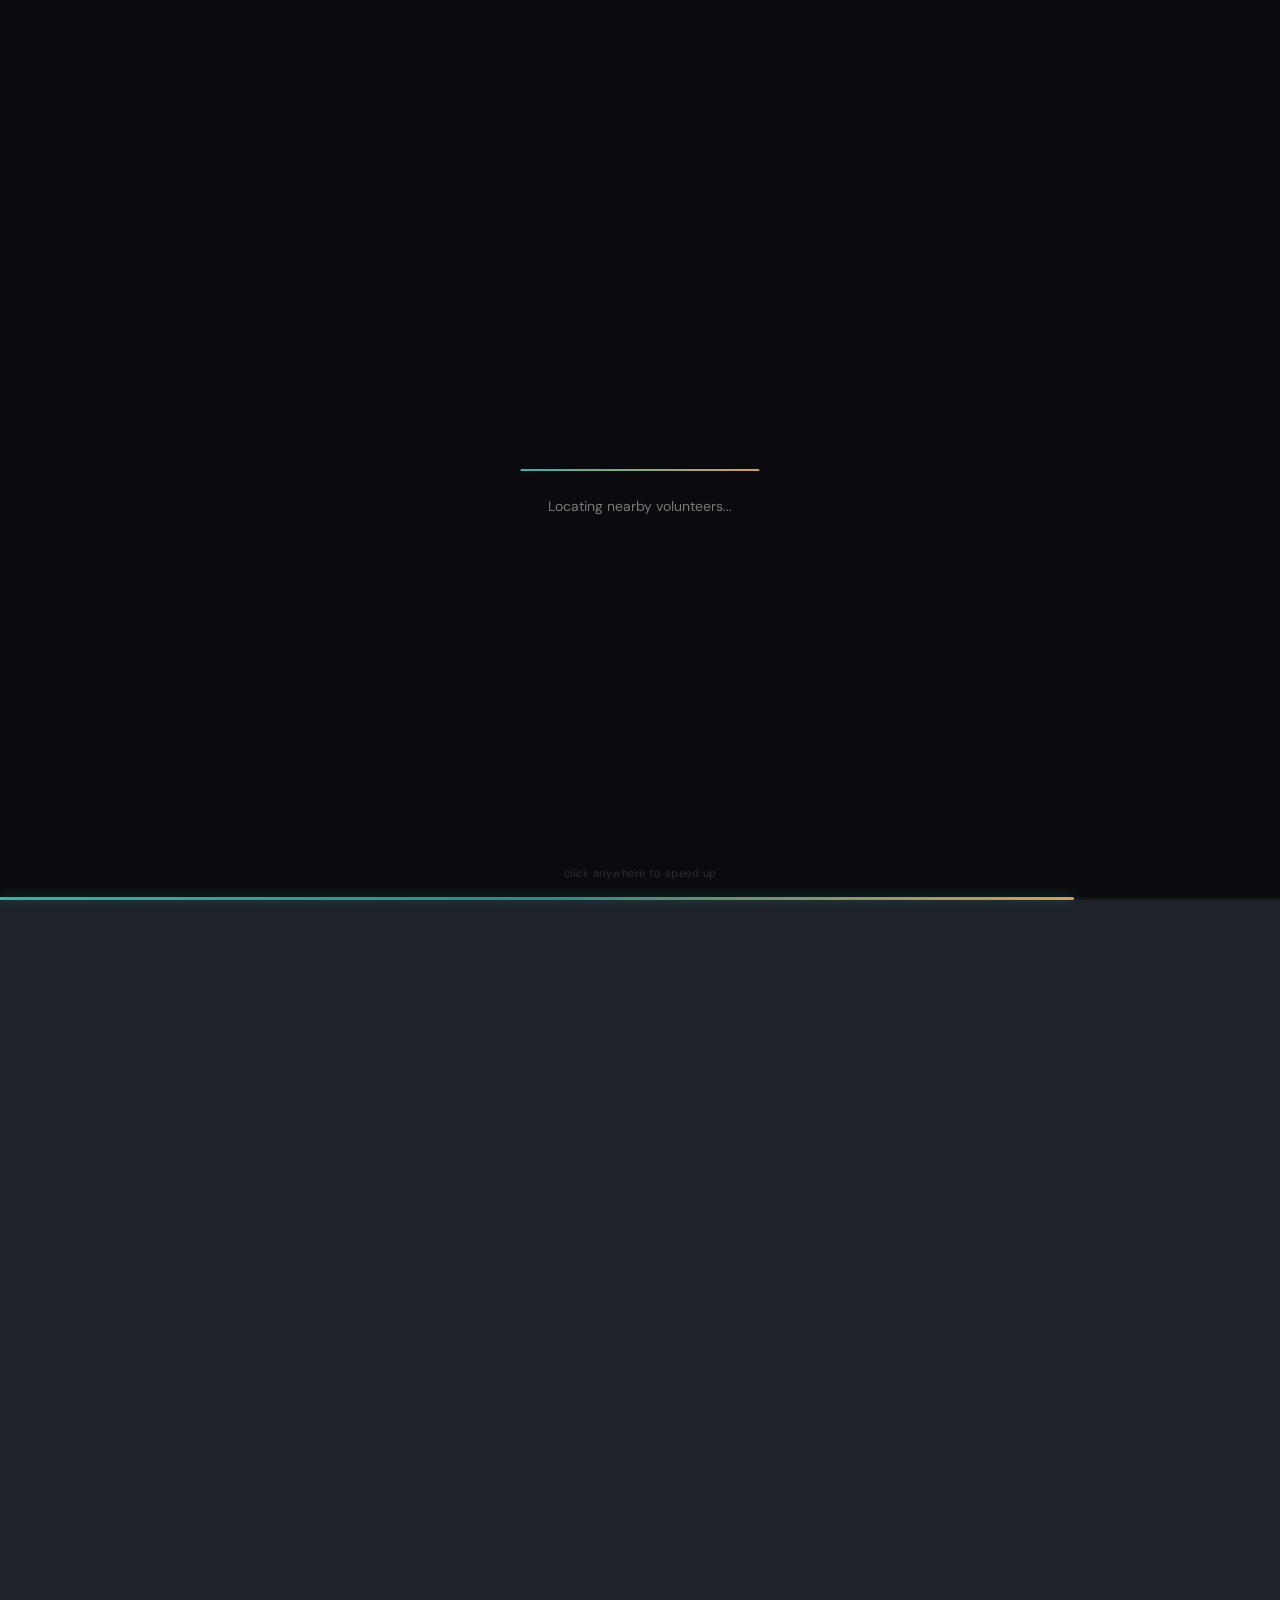
<file: index.html>
<!DOCTYPE html>
<html lang="en">

<head>
  <meta charset="UTF-8">
  <meta name="viewport" content="width=device-width, initial-scale=1.0">
  <title>Helpify — Campus Delivery</title>
  <link rel="preconnect" href="https://fonts.googleapis.com">
  <link
    href="https://fonts.googleapis.com/css2?family=Plus Jakarta Sans:wght@400;600;700;800&family=DM+Sans:ital,wght@0,300;0,400;0,500;0,600;1,400&display=swap"
    rel="stylesheet">
  <style>
    :root {
      --primary: #38b2ac;
      --primary-dark: #2d8a84;
      --accent: #d4a052;
      --accent2: #d4a052;
      --surface: #1e2229;
      --surface2: #272d36;
      --surface3: #2a3039;
      --glass: rgba(255, 255, 255, 0.04);
      --glass-border: rgba(255, 255, 255, 0.08);
      --text: #e8ecf1;
      --text-muted: #6b7a8d;
      --text-dim: #4a5563;
      --card-bg: var(--surface2);
      --success: #38b2ac;
      --warning: #d4a052;
      --danger: #d4a052;
      --radius: 20px;
      --font-display: 'Plus Jakarta Sans', sans-serif;
      --font-body: 'DM Sans', sans-serif;
      --neo-shadow: 6px 6px 14px rgba(10, 12, 16, 0.65), -6px -6px 14px rgba(55, 63, 75, 0.35);
      --neo-inset: inset 4px 4px 10px rgba(10, 12, 16, 0.6), inset -4px -4px 10px rgba(55, 63, 75, 0.25);
      --neo-deep: inset 6px 6px 14px rgba(10, 12, 16, 0.7), inset -6px -6px 14px rgba(55, 63, 75, 0.2);
    }

    * {
      margin: 0;
      padding: 0;
      box-sizing: border-box
    }

    html,
    body {
      width: 100%;
      height: 100%;
      overflow-x: hidden;
      overflow-y: auto;
      scroll-behavior: smooth;
      font-family: var(--font-body);
      background: var(--surface);
      color: var(--text)
    }

    /* CURSOR */
    .cursor {
      position: fixed;
      width: 10px;
      height: 10px;
      background: var(--primary);
      border-radius: 50%;
      pointer-events: none;
      z-index: 9999;
      transform: translate(-50%, -50%);
      transition: transform .15s, background .2s
    }

    .cursor-ring {
      position: fixed;
      width: 34px;
      height: 34px;
      border: 1.5px solid rgba(56, 178, 172, .45);
      border-radius: 50%;
      pointer-events: none;
      z-index: 9998;
      transform: translate(-50%, -50%);
      transition: width .3s, height .3s
    }

    @media(pointer:coarse) {

      .cursor,
      .cursor-ring {
        display: none !important
      }

      body {
        cursor: auto
      }
    }

    /* NOISE */
    body::before {
      content: '';
      position: fixed;
      inset: 0;
      background: var(--surface);
      pointer-events: none;
      z-index: 0
    }

    /* NAV */
    nav {
      position: fixed;
      top: 0;
      left: 0;
      right: 0;
      z-index: 200;
      display: flex;
      align-items: center;
      justify-content: space-between;
      padding: 18px 52px;
      backdrop-filter: blur(24px);
      background: rgba(14, 14, 26, .75);
      border-bottom: 1px solid var(--glass-border)
    }

    .nav-logo {
      font-family: var(--font-display);
      font-size: 22px;
      font-weight: 800;
      color: var(--text);
      cursor: pointer;
      text-decoration: none
    }

    .nav-links {
      display: flex;
      gap: 8px
    }

    .nav-link {
      padding: 7px 18px;
      border-radius: 100px;
      font-size: 13px;
      font-weight: 500;
      color: var(--text-muted);
      cursor: pointer;
      border: 1px solid transparent;
      transition: all .2s;
      letter-spacing: .3px
    }

    .nav-link:hover {
      color: var(--text);
      background: var(--glass)
    }

    .nav-link.active {
      color: #A59DFF;
      background: rgba(56, 178, 172, .15);
      border-color: rgba(56, 178, 172, .3)
    }

    .nav-right {
      display: flex;
      align-items: center;
      gap: 10px
    }

    .nav-cta {
      background: var(--primary);
      color: white;
      padding: 9px 22px;
      border-radius: 100px;
      font-size: 13px;
      font-weight: 600;
      cursor: pointer;
      border: none;
      transition: all .2s;
      font-family: var(--font-body);
      text-decoration: none;
      display: inline-block
    }

    .nav-cta:hover {
      background: var(--primary-dark);
      transform: scale(1.05)
    }

    .nav-auth-btn {
      background: transparent;
      color: var(--text-muted);
      padding: 7px 16px;
      border-radius: 100px;
      font-size: 13px;
      font-weight: 500;
      cursor: pointer;
      border: 1px solid var(--glass-border);
      transition: all .2s;
      font-family: var(--font-body);
      text-decoration: none;
      display: inline-block
    }

    .nav-auth-btn:hover {
      color: var(--text);
      background: var(--glass);
      border-color: var(--primary)
    }

    .nav-user-badge {
      display: flex;
      align-items: center;
      gap: 8px;
      padding: 5px 14px 5px 5px;
      border-radius: 100px;
      background: rgba(56, 178, 172, .1);
      border: 1px solid rgba(56, 178, 172, .25);
      cursor: pointer;
      transition: all .2s;
      text-decoration: none
    }

    .nav-user-badge:hover {
      background: rgba(56, 178, 172, .18)
    }

    .nav-user-avatar {
      width: 26px;
      height: 26px;
      border-radius: 50%;
      background: linear-gradient(135deg, #38b2ac, #d4a052);
      display: flex;
      align-items: center;
      justify-content: center;
      font-size: 11px;
      font-weight: 700;
      color: white;
      font-family: var(--font-display)
    }

    .nav-user-name {
      font-size: 12px;
      font-weight: 600;
      color: #A59DFF
    }

    .hamburger {
      display: none;
      flex-direction: column;
      gap: 5px;
      width: 36px;
      height: 36px;
      background: rgba(255, 255, 255, .05);
      border: 1px solid var(--glass-border);
      border-radius: 8px;
      cursor: pointer;
      align-items: center;
      justify-content: center;
      padding: 8px
    }

    .hamburger span {
      display: block;
      width: 18px;
      height: 1.5px;
      background: var(--text);
      border-radius: 2px;
      transition: all .3s
    }

    .hamburger.open span:nth-child(1) {
      transform: translateY(6.5px) rotate(45deg)
    }

    .hamburger.open span:nth-child(2) {
      opacity: 0
    }

    .hamburger.open span:nth-child(3) {
      transform: translateY(-6.5px) rotate(-45deg)
    }

    /* PAGES */
    .page {
      position: relative;
      z-index: 1;
      display: flex;
      flex-direction: column;
      min-height: 100vh;
      width: 100%;
    }

    .page-inner {
      flex: 1;
      padding-top: 70px;
      padding-bottom: 70px;
      display: flex;
      flex-direction: column
    }

    /* ORBS */
    .orb {
      position: absolute;
      border-radius: 50%;
      filter: blur(80px);
      opacity: .12;
      animation: float 8s ease-in-out infinite;
      pointer-events: none
    }

    @keyframes float {

      0%,
      100% {
        transform: translate(0, 0)
      }

      50% {
        transform: translate(25px, -25px)
      }
    }

    /* HOME */
    #page-home .page-inner {
      align-items: center;
      justify-content: center;
      position: relative;
      overflow: hidden
    }

    .home-orb1 {
      width: 550px;
      height: 550px;
      background: var(--primary);
      top: -180px;
      left: -80px;
      animation-delay: 0s
    }

    .home-orb2 {
      width: 380px;
      height: 380px;
      background: var(--accent);
      bottom: -80px;
      right: -60px;
      animation-delay: 3s
    }

    .home-orb3 {
      width: 280px;
      height: 280px;
      background: var(--accent2);
      top: 45%;
      left: 55%;
      animation-delay: 6s
    }

    .hero-wrap {
      display: grid;
      grid-template-columns: 1fr auto;
      gap: 40px;
      align-items: center;
      max-width: 1200px;
      width: 100%;
      padding: 0 52px;
      z-index: 2
    }

    .hero-tag {
      display: inline-flex;
      align-items: center;
      gap: 8px;
      background: rgba(56, 178, 172, .15);
      border: 1px solid rgba(56, 178, 172, .3);
      color: #A59DFF;
      padding: 6px 16px;
      border-radius: 100px;
      font-size: 12px;
      font-weight: 500;
      margin-bottom: 24px
    }

    .hero-tag .dot {
      width: 7px;
      height: 7px;
      background: var(--primary);
      border-radius: 50%;
      animation: pulse 2s infinite
    }

    @keyframes pulse {

      0%,
      100% {
        opacity: 1;
        transform: scale(1)
      }

      50% {
        opacity: .5;
        transform: scale(.8)
      }
    }

    .hero-title {
      font-family: var(--font-display);
      font-size: clamp(42px, 5.5vw, 78px);
      font-weight: 800;
      line-height: 1.0;
      letter-spacing: -2px;
      margin-bottom: 18px
    }

    .hero-title .grad {
      color: var(--primary);
    }

    .hero-sub {
      font-size: 17px;
      color: var(--text-muted);
      line-height: 1.7;
      max-width: 480px;
      margin-bottom: 36px
    }

    .hero-btns {
      display: flex;
      gap: 14px;
      flex-wrap: wrap
    }

    .btn-primary {
      background: linear-gradient(135deg, #3a9e98, #2d8a84);
      color: white;
      padding: 14px 32px;
      border-radius: 100px;
      font-size: 15px;
      font-weight: 600;
      cursor: pointer;
      border: none;
      font-family: var(--font-body);
      transition: all .3s;
      display: inline-flex;
      align-items: center;
      gap: 8px;
      text-decoration: none;
      box-shadow: 0 0 10px rgba(255, 255, 255, 0.1), var(--neo-shadow);
    }

    .btn-primary:hover {
      box-shadow: 0 0 15px rgba(255, 255, 255, 0.2), inset 2px 2px 5px rgba(0,0,0,0.2);
      transform: translateY(-2px);
    }

    .btn-secondary {
      background: transparent;
      color: var(--text);
      padding: 14px 32px;
      border-radius: 100px;
      border: 1px solid var(--glass-border);
      font-size: 15px;
      font-weight: 500;
      cursor: pointer;
      font-family: var(--font-body);
      transition: all .3s
    }

    .btn-secondary:hover {
      background: var(--glass);
      border-color: var(--primary)
    }

    .hero-stats {
      display: flex;
      gap: 40px;
      margin-top: 48px;
      padding-top: 36px;
      border-top: 1px solid var(--glass-border)
    }

    .stat-item .num {
      font-family: var(--font-display);
      font-size: 32px;
      font-weight: 800;
      color: var(--primary);
    }

    .stat-item .lbl {
      font-size: 12px;
      color: var(--text-muted);
      margin-top: 2px
    }

    /* PHONE MOCKUP */
    .phone-3d {
      width: 240px;
      height: 490px;
      background: linear-gradient(145deg, #1e1e38, #141426);
      border-radius: 38px;
      border: 1.5px solid rgba(255, 255, 255, .1);
      transform: perspective(900px) rotateY(-14deg) rotateX(5deg);
      box-shadow: -35px 35px 90px rgba(0, 0, 0, .6), 0 0 0 1px rgba(255, 255, 255, .04), inset 0 0 50px rgba(56, 178, 172, .05);
      animation: phone-float 6s ease-in-out infinite;
      overflow: hidden;
      position: relative;
      flex-shrink: 0
    }

    @keyframes phone-float {

      0%,
      100% {
        transform: perspective(900px) rotateY(-14deg) rotateX(5deg) translateY(0)
      }

      50% {
        transform: perspective(900px) rotateY(-14deg) rotateX(5deg) translateY(-12px)
      }
    }

    .phone-notch {
      width: 90px;
      height: 24px;
      background: #0a0a18;
      border-radius: 0 0 18px 18px;
      position: absolute;
      top: 0;
      left: 50%;
      transform: translateX(-50%);
      z-index: 2
    }

    .phone-screen {
      position: absolute;
      inset: 0;
      padding: 52px 14px 16px;
      overflow: hidden
    }

    .phone-status {
      display: flex;
      justify-content: space-between;
      align-items: center;
      margin-bottom: 12px;
      padding: 0 3px
    }

    .phone-time {
      font-size: 11px;
      font-weight: 600
    }

    .map-area {
      background: linear-gradient(135deg, #1a2a4a, #1a3a2a);
      border-radius: 14px;
      height: 140px;
      margin-bottom: 10px;
      position: relative;
      overflow: hidden
    }

    .map-grid {
      position: absolute;
      inset: 0;
      background-image: linear-gradient(rgba(56, 178, 172, .15) 1px, transparent 1px), linear-gradient(90deg, rgba(56, 178, 172, .15) 1px, transparent 1px);
      background-size: 26px 26px
    }

    .map-ping {
      position: absolute;
      width: 32px;
      height: 32px;
      background: rgba(255, 100, 100, .2);
      border-radius: 50%;
      top: 45%;
      left: 30%;
      transform: translate(-50%, -50%);
      animation: ping 2s ease-out infinite
    }

    .map-ping-dot {
      position: absolute;
      width: 12px;
      height: 12px;
      background: var(--accent);
      border-radius: 50%;
      top: 50%;
      left: 30%;
      transform: translate(-50%, -50%);
      border: 2px solid white
    }

    @keyframes ping {
      0% {
        transform: translate(-50%, -50%) scale(.5);
        opacity: 1
      }

      100% {
        transform: translate(-50%, -50%) scale(3);
        opacity: 0
      }
    }

    .map-pin {
      position: absolute;
      width: 24px;
      height: 24px;
      border-radius: 50%;
      display: flex;
      align-items: center;
      justify-content: center;
      font-size: 10px;
      font-weight: 700
    }

    .map-pin-a {
      background: var(--primary);
      top: 28%;
      right: 33%;
      color: white
    }

    .map-pin-b {
      background: var(--success);
      bottom: 28%;
      right: 18%;
      color: white
    }

    .req-pill {
      background: linear-gradient(135deg, var(--primary), var(--primary-dark));
      border-radius: 12px;
      padding: 8px 10px;
      margin-bottom: 8px
    }

    .req-pill .rp-lbl {
      font-size: 8px;
      color: rgba(255, 255, 255, .6);
      text-transform: uppercase;
      letter-spacing: 1px
    }

    .req-pill .rp-name {
      font-size: 11px;
      font-weight: 700;
      color: white;
      margin: 1px 0
    }

    .req-pill .rp-meta {
      font-size: 9px;
      color: rgba(255, 255, 255, .7)
    }

    .vol-list {
      display: flex;
      flex-direction: column;
      gap: 5px
    }

    .vol-item {
      display: flex;
      align-items: center;
      gap: 7px;
      background: rgba(255, 255, 255, .04);
      border-radius: 9px;
      padding: 6px 8px
    }

    .vol-av {
      width: 22px;
      height: 22px;
      border-radius: 50%;
      display: flex;
      align-items: center;
      justify-content: center;
      font-size: 8px;
      font-weight: 700;
      flex-shrink: 0
    }

    .vol-info {
      flex: 1
    }

    .vol-name {
      font-size: 10px;
      font-weight: 600
    }

    .vol-dist {
      font-size: 8px;
      color: var(--text-muted)
    }

    .vol-price {
      font-size: 10px;
      font-weight: 700;
      background: rgba(56, 178, 172, .2);
      color: #A59DFF;
      padding: 2px 6px;
      border-radius: 5px
    }

    .phone-toast {
      position: absolute;
      bottom: 12px;
      left: -20px;
      background: rgba(67, 233, 123, .15);
      border: 1px solid rgba(67, 233, 123, .3);
      border-radius: 10px;
      padding: 6px 12px;
      display: flex;
      align-items: center;
      gap: 6px;
      font-size: 11px;
      color: var(--success);
      font-weight: 600;
      white-space: nowrap;
      animation: toast-in .5s ease 2s both
    }

    @keyframes toast-in {
      from {
        opacity: 0;
        transform: translateY(14px)
      }

      to {
        opacity: 1;
        transform: translateY(0)
      }
    }

    /* HOW IT WORKS */
    #page-how .page-inner {
      justify-content: center;
      padding-left: 52px;
      padding-right: 52px;
      overflow-y: auto
    }

    .how-grid {
      display: grid;
      grid-template-columns: repeat(4, 1fr);
      gap: 20px;
      max-width: 1100px;
      width: 100%;
      margin: 0 auto
    }

    .step-card {
      background: var(--surface2);
      border-radius: var(--radius);
      box-shadow: var(--neo-shadow);
      padding: 28px 24px;
      position: relative;
      overflow: hidden;
      transition: all .4s cubic-bezier(.34, 1.56, .64, 1)
    }

    .step-card:hover {
      transform: translateY(-8px) scale(1.02);
      box-shadow: var(--neo-inset);
    }

    .step-num {
      font-family: var(--font-display);
      font-size: 56px;
      font-weight: 800;
      color: rgba(255, 255, 255, .03);
      position: absolute;
      top: 8px;
      right: 14px;
      line-height: 1
    }

    .step-icon {
      width: 48px;
      height: 48px;
      border-radius: 14px;
      display: flex;
      align-items: center;
      justify-content: center;
      font-size: 22px;
      margin-bottom: 16px
    }

    .step-title {
      font-family: var(--font-display);
      font-size: 18px;
      font-weight: 700;
      margin-bottom: 8px
    }

    .step-desc {
      font-size: 13px;
      color: var(--text-muted);
      line-height: 1.6
    }

    /* BOOST */
    #page-boost .page-inner {
      justify-content: center;
      padding-left: 52px;
      padding-right: 52px;
      overflow-y: auto
    }

    .boost-wrap {
      display: grid;
      grid-template-columns: 1fr 1fr;
      gap: 80px;
      align-items: center;
      max-width: 1100px;
      width: 100%;
      margin: 0 auto
    }

    .boost-card {
      background: var(--card-bg);
      border-radius: var(--radius);
      border: 1px solid var(--glass-border);
      padding: 32px;
      backdrop-filter: blur(20px)
    }

    .boost-hd {
      display: flex;
      align-items: center;
      justify-content: space-between;
      margin-bottom: 22px
    }

    .boost-card-title {
      font-family: var(--font-display);
      font-size: 18px;
      font-weight: 700
    }

    .priority-badge {
      background: rgba(255, 184, 48, .15);
      border: 1px solid rgba(255, 184, 48, .3);
      color: var(--warning);
      padding: 4px 12px;
      border-radius: 100px;
      font-size: 11px;
      font-weight: 600;
      animation: badge-pulse 2s ease-in-out infinite
    }

    @keyframes badge-pulse {

      0%,
      100% {
        box-shadow: 0 0 0 0 rgba(255, 184, 48, .3)
      }

      50% {
        box-shadow: 0 0 0 8px rgba(255, 184, 48, 0)
      }
    }

    .vn-row {
      background: rgba(56, 178, 172, .05);
      border-radius: 12px;
      padding: 14px;
      margin-bottom: 18px
    }

    .vn-lbl {
      font-size: 11px;
      color: var(--text-muted);
      margin-bottom: 10px
    }

    .vn-dots {
      display: flex;
      gap: 6px;
      align-items: center
    }

    .vn-dot {
      width: 30px;
      height: 30px;
      border-radius: 50%;
      display: flex;
      align-items: center;
      justify-content: center;
      font-size: 10px;
      font-weight: 700;
      color: white;
      position: relative
    }

    .vn-dot.active::after {
      content: '';
      position: absolute;
      inset: -3px;
      border-radius: 50%;
      border: 2px solid var(--success);
      animation: vol-ring 1.5s ease-in-out infinite
    }

    @keyframes vol-ring {

      0%,
      100% {
        opacity: 1;
        transform: scale(1)
      }

      50% {
        opacity: .5;
        transform: scale(1.15)
      }
    }

    .vn-count {
      font-size: 12px;
      color: var(--text-muted);
      margin-left: 4px
    }

    .price-display {
      text-align: center;
      padding: 20px 0;
      margin-bottom: 18px;
      border-top: 1px solid var(--glass-border);
      border-bottom: 1px solid var(--glass-border)
    }

    .price-lbl {
      font-size: 11px;
      color: var(--text-muted);
      text-transform: uppercase;
      letter-spacing: 1px
    }

    .price-amount {
      font-family: var(--font-display);
      font-size: 58px;
      font-weight: 800;
      background: linear-gradient(135deg, #38b2ac, #d4a052);
      -webkit-background-clip: text;
      -webkit-text-fill-color: transparent;
      line-height: 1;
      margin: 6px 0;
      transition: all .3s
    }

    .price-sub {
      font-size: 12px;
      color: var(--text-muted)
    }

    .rapido-bar {
      height: 5px;
      border-radius: 100px;
      background: rgba(255, 255, 255, .06);
      overflow: hidden;
      margin-bottom: 16px
    }

    .rapido-fill {
      height: 100%;
      border-radius: 100px;
      background: linear-gradient(90deg, var(--primary), #d4a052);
      transition: width .5s ease
    }

    .boost-opts {
      display: flex;
      gap: 8px;
      margin-bottom: 16px
    }

    .boost-opt {
      flex: 1;
      padding: 10px 6px;
      border-radius: 10px;
      border: 1px solid var(--glass-border);
      background: transparent;
      color: var(--text);
      font-family: var(--font-body);
      font-size: 12px;
      font-weight: 600;
      cursor: pointer;
      transition: all .2s;
      text-align: center
    }

    .boost-opt:hover {
      border-color: var(--primary);
      background: rgba(56, 178, 172, .1)
    }

    .boost-opt.active {
      border-color: var(--primary);
      background: rgba(56, 178, 172, .2);
      color: #A59DFF
    }

    .helper-text {
      font-size: 11px;
      color: var(--text-muted);
      text-align: center
    }

    .helper-text span {
      color: var(--primary);
      font-weight: 600
    }

    /* FEATURES */
    #page-features .page-inner {
      padding-left: 52px;
      padding-right: 52px;
      overflow-y: auto;
      padding-bottom: 24px
    }

    .features-wrap {
      max-width: 1100px;
      width: 100%;
      margin: 0 auto
    }

    .feat-grid {
      display: grid;
      grid-template-columns: repeat(3, 1fr);
      gap: 16px;
      margin-bottom: 28px
    }

    .feat-card {
      background: var(--card-bg);
      border-radius: var(--radius);
      border: 1px solid var(--glass-border);
      padding: 24px;
      position: relative;
      overflow: hidden;
      transition: all .4s;
      backdrop-filter: blur(20px)
    }

    .feat-card:hover {
      transform: translateY(-5px);
      border-color: rgba(56, 178, 172, .3)
    }

    .feat-card.wide {
      grid-column: span 2
    }

    .feat-icon {
      width: 44px;
      height: 44px;
      border-radius: 12px;
      display: flex;
      align-items: center;
      justify-content: center;
      font-size: 20px;
      margin-bottom: 14px
    }

    .feat-title {
      font-family: var(--font-display);
      font-size: 16px;
      font-weight: 700;
      margin-bottom: 6px
    }

    .feat-desc {
      font-size: 13px;
      color: var(--text-muted);
      line-height: 1.5
    }

    .status-flow {
      display: flex;
      align-items: center;
      gap: 6px;
      margin-top: 14px;
      flex-wrap: wrap
    }

    .status-chip {
      padding: 4px 10px;
      border-radius: 100px;
      font-size: 11px;
      font-weight: 600
    }

    .status-chip.done {
      background: rgba(67, 233, 123, .15);
      color: var(--success);
      border: 1px solid rgba(67, 233, 123, .3)
    }

    .status-chip.active-chip {
      background: rgba(56, 178, 172, .2);
      color: #A59DFF;
      border: 1px solid rgba(56, 178, 172, .4);
      box-shadow: 0 0 16px rgba(56, 178, 172, .2)
    }

    .status-chip.waiting {
      background: rgba(255, 255, 255, .05);
      color: var(--text-dim);
      border: 1px solid var(--glass-border)
    }

    .status-arrow {
      color: var(--text-dim);
      font-size: 11px
    }

    .map-section {
      background: var(--card-bg);
      border-radius: var(--radius);
      border: 1px solid var(--glass-border);
      padding: 24px;
      backdrop-filter: blur(20px)
    }

    .map-section-title {
      font-family: var(--font-display);
      font-size: 18px;
      font-weight: 700;
      margin-bottom: 4px
    }

    .map-section-sub {
      font-size: 13px;
      color: var(--text-muted);
      margin-bottom: 18px
    }

    .campus-map-wrap {
      position: relative;
      border-radius: 16px;
      overflow: hidden;
      height: 260px;
      background: linear-gradient(135deg, #0f1f2e, #0f2e1f)
    }

    .campus-map-wrap svg {
      width: 100%;
      height: 100%
    }

    .gate-legend {
      display: flex;
      gap: 20px;
      margin-top: 14px
    }

    .gate-item {
      display: flex;
      align-items: center;
      gap: 8px;
      font-size: 13px
    }

    .gate-dot {
      width: 12px;
      height: 12px;
      border-radius: 50%;
      flex-shrink: 0
    }

    .gate-item span {
      color: var(--text-muted)
    }

    .gate-item strong {
      color: var(--text)
    }

    /* ROLES */
    #page-roles .page-inner {
      justify-content: center;
      padding-left: 52px;
      padding-right: 52px;
      overflow-y: auto
    }

    .roles-wrap {
      display: grid;
      grid-template-columns: 1fr 1fr;
      gap: 28px;
      max-width: 1000px;
      width: 100%;
      margin: 0 auto
    }

    .role-card {
      background: var(--card-bg);
      border-radius: var(--radius);
      border: 1px solid var(--glass-border);
      padding: 36px;
      position: relative;
      overflow: hidden;
      transition: all .4s;
      backdrop-filter: blur(20px)
    }

    .role-card::after {
      content: '';
      position: absolute;
      bottom: 0;
      left: 0;
      right: 0;
      height: 3px
    }

    .role-card.customer::after {
      background: linear-gradient(90deg, var(--primary), #d4a052)
    }

    .role-card.volunteer::after {
      background: linear-gradient(90deg, var(--success), #00CDB7)
    }

    .role-card:hover {
      transform: translateY(-6px)
    }

    .role-icon {
      font-size: 44px;
      margin-bottom: 16px
    }

    .role-title {
      font-family: var(--font-display);
      font-size: 26px;
      font-weight: 800;
      margin-bottom: 6px
    }

    .role-sub {
      font-size: 14px;
      color: var(--text-muted);
      margin-bottom: 20px
    }

    .role-perks {
      list-style: none;
      display: flex;
      flex-direction: column;
      gap: 9px;
      margin-bottom: 24px
    }

    .role-perks li {
      display: flex;
      align-items: center;
      gap: 9px;
      font-size: 13px;
      color: var(--text-muted)
    }

    .role-perks li::before {
      content: '';
      width: 5px;
      height: 5px;
      border-radius: 50%;
      flex-shrink: 0
    }

    .customer .role-perks li::before {
      background: var(--primary)
    }

    .volunteer .role-perks li::before {
      background: var(--success)
    }

    .role-btn {
      width: 100%;
      padding: 13px;
      border-radius: 12px;
      font-family: var(--font-body);
      font-size: 15px;
      font-weight: 600;
      cursor: pointer;
      border: none;
      transition: all .2s;
      text-decoration: none;
      display: block;
      text-align: center
    }

    .role-btn.cust {
      background: var(--primary);
      color: white
    }

    .role-btn.cust:hover {
      background: var(--primary-dark)
    }

    .role-btn.vol {
      background: rgba(67, 233, 123, .15);
      color: var(--success);
      border: 1px solid rgba(67, 233, 123, .3)
    }

    .role-btn.vol:hover {
      background: rgba(67, 233, 123, .25)
    }

    /* SHARED SECTION HEADER */
    .sec-hdr {
      margin-bottom: 28px
    }

    .sec-tag {
      font-size: 11px;
      font-weight: 600;
      letter-spacing: 3px;
      text-transform: uppercase;
      color: var(--primary);
      margin-bottom: 10px
    }

    .sec-title {
      font-family: var(--font-display);
      font-size: clamp(28px, 4vw, 46px);
      font-weight: 800;
      line-height: 1.1;
      margin-bottom: 10px
    }

    .sec-sub {
      font-size: 16px;
      color: var(--text-muted);
      max-width: 480px;
      line-height: 1.6
    }

    /* LOADER */
    #helpify-loader {
      position: fixed;
      inset: 0;
      z-index: 10000;
      background: #0b0b0f;
      display: flex;
      flex-direction: column;
      align-items: center;
      justify-content: center;
      transition: opacity .4s ease, visibility .4s ease
    }

    #helpify-loader.hidden {
      opacity: 0;
      visibility: hidden;
      pointer-events: none
    }

    .loader-content {
      display: flex;
      flex-direction: column;
      align-items: center;
      gap: 32px
    }

    .loader-logo {
      display: flex;
      gap: 4px;
      font-family: var(--font-display);
      font-size: clamp(42px, 8vw, 64px);
      font-weight: 800;
      letter-spacing: 2px;
      user-select: none
    }

    .loader-letter {
      opacity: 0;
      transform: translateY(18px);
      display: inline-block;
      background: linear-gradient(135deg, #38b2ac 0%, #2d8a84 40%, #d4a052 100%);
      -webkit-background-clip: text;
      -webkit-text-fill-color: transparent;
      animation: none
    }

    .loader-letter.revealed {
      animation: letterReveal .45s cubic-bezier(.34, 1.56, .64, 1) forwards
    }

    @keyframes letterReveal {
      to {
        opacity: 1;
        transform: translateY(0)
      }
    }

    .loader-letter.glow {
      animation: letterGlow 2.2s ease-in-out infinite alternate
    }

    @keyframes letterGlow {
      0% {
        filter: drop-shadow(0 0 6px rgba(56, 178, 172, .35)) drop-shadow(0 0 20px rgba(56, 178, 172, .15))
      }

      100% {
        filter: drop-shadow(0 0 14px rgba(167, 139, 250, .5)) drop-shadow(0 0 40px rgba(212, 160, 82, .2))
      }
    }

    .loader-logo-wrap {
      position: relative
    }

    .loader-logo-wrap::after {
      content: '';
      position: absolute;
      bottom: -8px;
      left: 50%;
      transform: translateX(-50%);
      width: 0;
      height: 2px;
      border-radius: 4px;
      background: linear-gradient(90deg, #38b2ac, #d4a052);
      transition: width .6s cubic-bezier(.22, 1, .36, 1)
    }

    .loader-logo-wrap.line-visible::after {
      width: 80%
    }

    .loader-status {
      font-family: var(--font-body);
      font-size: 14px;
      color: rgba(255, 255, 255, .45);
      height: 22px;
      overflow: hidden;
      position: relative;
      min-width: 260px;
      text-align: center
    }

    .loader-status-text {
      position: absolute;
      inset: 0;
      display: flex;
      align-items: center;
      justify-content: center;
      opacity: 0;
      transform: translateY(10px);
      transition: opacity .3s ease, transform .3s ease;
      white-space: nowrap
    }

    .loader-status-text.active {
      opacity: 1;
      transform: translateY(0)
    }

    .loader-status-text.exit {
      opacity: 0;
      transform: translateY(-10px)
    }

    .loader-progress-wrap {
      position: fixed;
      bottom: 0;
      left: 0;
      right: 0;
      height: 3px;
      background: rgba(255, 255, 255, .04)
    }

    .loader-progress-bar {
      height: 100%;
      width: 0;
      background: linear-gradient(90deg, #38b2ac, #2d8a84, #d4a052);
      border-radius: 0 4px 4px 0;
      transition: width .15s linear;
      box-shadow: 0 0 12px rgba(56, 178, 172, .4)
    }

    .loader-hint {
      font-family: var(--font-body);
      font-size: 11px;
      color: rgba(255, 255, 255, .15);
      letter-spacing: .5px;
      position: fixed;
      bottom: 20px;
      opacity: 0;
      animation: hintFade .8s ease .8s forwards
    }

    @keyframes hintFade {
      to {
        opacity: 1
      }
    }

    .loader-logo-wrap.float {
      animation: loaderFloat 3s ease-in-out infinite
    }

    @keyframes loaderFloat {

      0%,
      100% {
        transform: translateY(0)
      }

      50% {
        transform: translateY(-6px)
      }
    }

    /* NEAR GATE NOTIFICATION */
    #nearGateNotification {
      position: fixed;
      bottom: 24px;
      right: 24px;
      background: rgba(28, 28, 53, .95);
      border: 1px solid rgba(56, 178, 172, .3);
      color: var(--text);
      padding: 14px 20px;
      border-radius: 14px;
      backdrop-filter: blur(20px);
      display: none;
      z-index: 9999;
      box-shadow: 0 10px 30px rgba(0, 0, 0, .5);
      font-size: 14px;
      font-weight: 600
    }

    /* RESPONSIVE */
    @media(max-width:900px) {
      nav {
        padding: 14px 20px
      }

      .nav-auth-btn, .nav-cta {
        display: none !important;
      }

      .mobile-only {
        display: block !important;
      }

      .hero-title {
        font-size: clamp(28px, 8vw, 36px);
      }

      .orb.home-orb3 {
        display: none;
      }

      .hamburger {
        display: flex
      }

      .nav-links {
        display: none;
        position: fixed;
        top: 62px;
        left: 0;
        right: 0;
        background: rgba(14, 14, 26, .97);
        backdrop-filter: blur(20px);
        border-bottom: 1px solid var(--glass-border);
        flex-direction: column;
        gap: 0;
        padding: 10px 0;
        z-index: 199
      }

      .nav-links.open {
        display: flex
      }

      .nav-link {
        border-radius: 0;
        padding: 13px 24px;
        border: none;
        border-bottom: 1px solid var(--glass-border);
        font-size: 15px
      }

      .hero-wrap {
        grid-template-columns: 1fr;
        padding: 0 20px
      }

      .phone-3d {
        display: none
      }

      .hero-stats {
        gap: 20px
      }

      .how-grid {
        grid-template-columns: 1fr 1fr;
        gap: 16px
      }

      .boost-wrap {
        grid-template-columns: 1fr;
        gap: 24px
      }

      .feat-grid {
        grid-template-columns: 1fr
      }

      .feat-card.wide {
        grid-column: span 1
      }

      .roles-wrap {
        grid-template-columns: 1fr
      }

      #page-how .page-inner,
      #page-boost .page-inner,
      #page-features .page-inner,
      #page-roles .page-inner {
        padding-left: 20px;
        padding-right: 20px
      }
    }

    @media(max-width:540px) {
      .how-grid {
        grid-template-columns: 1fr
      }

      .hero-stats {
        flex-direction: column;
        gap: 12px
      }

      .hero-btns {
        flex-direction: column
      }

      .btn-primary,
      .btn-secondary {
        text-align: center;
        justify-content: center
      }
    }
  </style>
</head>

<body>

  <!-- LOADER -->
  <div id="helpify-loader">
    <div class="loader-content">
      <div class="loader-logo-wrap">
        <div class="loader-logo">
          <span class="loader-letter">H</span><span class="loader-letter">E</span>
          <span class="loader-letter">L</span><span class="loader-letter">P</span>
          <span class="loader-letter">I</span><span class="loader-letter">F</span>
          <span class="loader-letter">Y</span>
        </div>
      </div>
      <div class="loader-status" id="loaderStatus"></div>
    </div>
    <div class="loader-progress-wrap">
      <div class="loader-progress-bar" id="loaderBar"></div>
    </div>
    <div class="loader-hint">click anywhere to speed up</div>
  </div>

  <div class="cursor" id="cursor"></div>
  <div class="cursor-ring" id="cursorRing"></div>

  <!-- NAV -->
  <nav>
    <a href="index.html" class="nav-logo">Helpify</a>
    <div class="nav-links" id="navLinks">
      <div class="nav-link" data-page="home" onclick="goPage('home');closeMenu()">Home</div>
      <div class="nav-link" data-page="how" onclick="goPage('how');closeMenu()">How It Works</div>
      <div class="nav-link" data-page="boost" onclick="goPage('boost');closeMenu()">Priority Boost</div>
      <div class="nav-link" data-page="features" onclick="goPage('features');closeMenu()">Features & Map</div>
      <div class="nav-link" data-page="roles" onclick="goPage('roles');closeMenu()">Join</div>
      <a href="login.html" class="nav-link mobile-only" style="display:none; text-decoration:none;">Login / Signup</a>
      <a href="dashboard.html" class="nav-link mobile-only" style="display:none; text-decoration:none; color:var(--primary);">Open App →</a>
    </div>
    <div class="nav-right">
      <a href="login.html" class="nav-auth-btn" id="navAuthBtn">Login / Signup</a>
      <a href="dashboard.html" class="nav-user-badge" id="navUserBadge" style="display:none;">
        <div class="nav-user-avatar" id="navUserAvatar">?</div>
        <span class="nav-user-name" id="navUserName">User</span>
      </a>
      <a href="dashboard.html" class="nav-cta">Open App →</a>
      <button class="hamburger" id="hamburger" onclick="toggleMenu()"><span></span><span></span><span></span></button>
    </div>
  </nav>

  <!-- PAGE: HOME -->
  <div class="page active" id="page-home">
    <div class="page-inner">
      <div class="orb home-orb1 orb"></div>
      <div class="orb home-orb2 orb"></div>
      <div class="orb home-orb3 orb"></div>
      <div class="hero-wrap">
        <div>
          <div class="hero-tag"><span class="dot"></span> Bennett University — Campus Delivery</div>
          <h1 class="hero-title">Your order.<br><span class="grad">Delivered within</span><br>campus.</h1>
          <p class="hero-sub">Skip the 750m walk to the gate. Post a pickup request, a volunteer collects your order —
            you earn time, they earn money.</p>
          <div class="hero-btns">
            <a href="dashboard.html" class="btn-primary">Post a Request →</a>
            <button class="btn-secondary" onclick="goPage('how')">See How It Works</button>
          </div>
          <div class="hero-stats">
            <div class="stat-item">
              <div class="num">₹20</div>
              <div class="lbl">Minimum reward</div>
            </div>
            <div class="stat-item">
              <div class="num">~5 min</div>
              <div class="lbl">Average pickup</div>
            </div>
            <div class="stat-item">
              <div class="num">750m</div>
              <div class="lbl">Walk you skip</div>
            </div>
          </div>
        </div>
        <div class="phone-3d">
          <div class="phone-notch"></div>
          <div class="phone-screen">
            <div class="phone-status"><span class="phone-time">9:41</span><span style="font-size:9px">▐▐▐ 📶</span>
            </div>
            <div class="map-area">
              <div class="map-grid"></div>
              <div class="map-ping"></div>
              <div class="map-ping-dot"></div>
              <div class="map-pin map-pin-a">A</div>
              <div class="map-pin map-pin-b">B</div>
            </div>
            <div class="req-pill">
              <div class="rp-lbl">Active Request</div>
              <div class="rp-name">📦 Amazon Parcel — Gate 1</div>
              <div class="rp-meta">₹20 reward · 0.2km from gate</div>
            </div>
            <div class="vol-list">
              <div class="vol-item">
                <div class="vol-av" style="background:#38b2ac">RS</div>
                <div class="vol-info">
                  <div class="vol-name">Rohit S.</div>
                  <div class="vol-dist">120m from gate</div>
                </div>
                <div class="vol-price">₹20</div>
              </div>
              <div class="vol-item">
                <div class="vol-av" style="background:#43E97B">PM</div>
                <div class="vol-info">
                  <div class="vol-name">Priya M.</div>
                  <div class="vol-dist">80m from gate</div>
                </div>
                <div class="vol-price">₹15</div>
              </div>
              <div class="vol-item">
                <div class="vol-av" style="background:#d4a052">AK</div>
                <div class="vol-info">
                  <div class="vol-name">Aditya K.</div>
                  <div class="vol-dist">200m from gate</div>
                </div>
                <div class="vol-price">₹25</div>
              </div>
            </div>
          </div>
          <div class="phone-toast">✓ ₹100 earned</div>
        </div>
      </div>
    </div>
  </div>

  <!-- PAGE: HOW IT WORKS -->
  <div class="page" id="page-how">
    <div class="page-inner" style="justify-content:center;padding-left:52px;padding-right:52px;">
      <div style="max-width:1100px;width:100%;margin:0 auto;">
        <div class="sec-hdr">
          <div class="sec-tag">How it works</div>
          <div class="sec-title">Simple. Fast. Rewarding.</div>
          <div class="sec-sub">Four steps from order to your door — no app download needed.</div>
        </div>
        <div class="how-grid">
          <div class="step-card">
            <div class="step-num">01</div>
            <div class="step-icon" style="background:rgba(56, 178, 172,.15)">📝</div>
            <div class="step-title">Post Request</div>
            <p class="step-desc">Enter your order name, pickup gate, hostel & room. Set your reward — minimum ₹20.</p>
          </div>
          <div class="step-card">
            <div class="step-num">02</div>
            <div class="step-icon" style="background:rgba(67,233,123,.15)">🎯</div>
            <div class="step-title">Volunteer Accepts</div>
            <p class="step-desc">Nearby students browsing the feed accept your request. You get their name and number
              instantly.</p>
          </div>
          <div class="step-card">
            <div class="step-num">03</div>
            <div class="step-icon" style="background:rgba(212, 160, 82,.15)">📞</div>
            <div class="step-title">Coordinate</div>
            <p class="step-desc">Call the delivery agent, say "Hand it to [volunteer name]". They collect, you track
              live.</p>
          </div>
          <div class="step-card">
            <div class="step-num">04</div>
            <div class="step-icon" style="background:rgba(255,184,48,.15)">🏠</div>
            <div class="step-title">Delivered!</div>
            <p class="step-desc">Volunteer marks delivered, you confirm received. Pay via cash or UPI. Both rate each
              other.</p>
          </div>
        </div>
      </div>
    </div>
  </div>

  <!-- PAGE: BOOST -->
  <div class="page" id="page-boost">
    <div class="page-inner">
      <div class="boost-wrap">
        <div>
          <div class="sec-tag">🔥 Priority Boost</div>
          <div class="sec-title">Need it faster?<br>Boost your price.</div>
          <p class="sec-sub">Like Rapido surge pricing — raise your reward to jump to the top of the volunteer feed.
            Higher price = faster acceptance.</p>
          <div style="margin-top:28px;display:flex;flex-direction:column;gap:14px;">
            <div style="display:flex;align-items:center;gap:12px;">
              <div
                style="width:36px;height:36px;border-radius:10px;background:rgba(56, 178, 172,.15);display:flex;align-items:center;justify-content:center;font-size:18px;">
                👀</div>
              <div style="font-size:14px;color:var(--text-muted);">Volunteer sees your request <strong
                  style="color:var(--text)">first</strong> in the feed</div>
            </div>
            <div style="display:flex;align-items:center;gap:12px;">
              <div
                style="width:36px;height:36px;border-radius:10px;background:rgba(255,184,48,.15);display:flex;align-items:center;justify-content:center;font-size:18px;">
                ⚡</div>
              <div style="font-size:14px;color:var(--text-muted);">Average acceptance drops from <strong
                  style="color:var(--text)">5 min → 90 sec</strong></div>
            </div>
            <div style="display:flex;align-items:center;gap:12px;">
              <div
                style="width:36px;height:36px;border-radius:10px;background:rgba(67,233,123,.15);display:flex;align-items:center;justify-content:center;font-size:18px;">
                💸</div>
              <div style="font-size:14px;color:var(--text-muted);">You set the price — pay only what you're comfortable
                with</div>
            </div>
          </div>
        </div>
        <div class="boost-card">
          <div class="boost-hd">
            <div class="boost-card-title">Amazon Parcel</div>
            <div class="priority-badge">🔥 Priority</div>
          </div>
          <div class="vn-row">
            <div class="vn-lbl">3 volunteers nearby</div>
            <div class="vn-dots">
              <div class="vn-dot active" style="background:#38b2ac">RS</div>
              <div class="vn-dot active" style="background:#43E97B">PM</div>
              <div class="vn-dot" style="background:#d4a052;opacity:.5">AK</div>
              <div class="vn-count">+2 more</div>
            </div>
          </div>
          <div class="price-display">
            <div class="price-lbl">Current Reward</div>
            <div class="price-amount" id="boostPrice">₹20</div>
            <div class="price-sub">Higher price = top of feed</div>
          </div>
          <div class="rapido-bar">
            <div class="rapido-fill" id="boostBar" style="width:33%"></div>
          </div>
          <div class="boost-opts">
            <button class="boost-opt active" onclick="setBoost(0,this)">Base ₹20</button>
            <button class="boost-opt" onclick="setBoost(10,this)">+₹10 Boost</button>
            <button class="boost-opt" onclick="setBoost(20,this)">+₹20 🔥</button>
            <button class="boost-opt" onclick="setBoost(40,this)">+₹40 🚀</button>
          </div>
          <div class="helper-text"><span>Higher price = faster acceptance</span> — volunteers see your request first
          </div>
        </div>
      </div>
    </div>
  </div>

  <!-- PAGE: FEATURES + MAP -->
  <div class="page" id="page-features">
    <div class="page-inner">
      <div class="features-wrap">
        <div class="sec-hdr">
          <div class="sec-tag">Platform Features</div>
          <div class="sec-title">Built for trust. Designed for speed.</div>
        </div>
        <div class="feat-grid">
          <div class="feat-card">
            <div class="feat-icon" style="background:rgba(56, 178, 172,.15)">🎓</div>
            <div class="feat-title">College ID Verified</div>
            <p class="feat-desc">Every user uploads their Bennett University ID. Only verified students, zero strangers.
            </p>
          </div>
          <div class="feat-card">
            <div class="feat-icon" style="background:rgba(67,233,123,.15)">💬</div>
            <div class="feat-title">Instant Contact</div>
            <p class="feat-desc">Once accepted, phone numbers are shared. Direct coordination, zero delays.</p>
          </div>
          <div class="feat-card wide">
            <div class="feat-icon" style="background:rgba(255,184,48,.15)">📊</div>
            <div class="feat-title">Live Request Status</div>
            <p class="feat-desc">Track every step of your delivery in real-time.</p>
            <div class="status-flow"><span class="status-chip done">Pending</span><span
                class="status-arrow">→</span><span class="status-chip done">Accepted</span><span
                class="status-arrow">→</span><span class="status-chip active-chip">Picked Up</span><span
                class="status-arrow">→</span><span class="status-chip waiting">Delivered</span><span
                class="status-arrow">→</span><span class="status-chip waiting">Completed</span></div>
          </div>
          <div class="feat-card">
            <div class="feat-icon" style="background:rgba(212, 160, 82,.15)">💰</div>
            <div class="feat-title">Cash / UPI Payment</div>
            <p class="feat-desc">Pay directly — no middleman, no transaction fees. Full amount to your helper.</p>
          </div>
          <div class="feat-card">
            <div class="feat-icon" style="background:rgba(56, 178, 172,.15)">🔔</div>
            <div class="feat-title">Smart Notifications</div>
            <p class="feat-desc">Instant alerts when your request is accepted, picked up, or delivered.</p>
          </div>
          <div class="feat-card">
            <div class="feat-icon" style="background:rgba(67,233,123,.15)">🛡️</div>
            <div class="feat-title">Admin Safety Net</div>
            <p class="feat-desc">24/7 admin monitoring. Volunteers who ghost get banned. Ratings keep quality high.</p>
          </div>
        </div>
        <div class="map-section">
          <div class="map-section-title">📍 Bennett University — Campus Gates</div>
          <div class="map-section-sub">All pickup points are at these gates. Volunteers operate within campus.</div>
          <div class="campus-map-wrap">
            <svg viewBox="0 0 900 260" xmlns="http://www.w3.org/2000/svg" style="display:block;">
              <defs>
                <linearGradient id="mapBg" x1="0%" y1="0%" x2="100%" y2="100%">
                  <stop offset="0%" style="stop-color:#0f1a2e" />
                  <stop offset="100%" style="stop-color:#0a1f12" />
                </linearGradient>
                <filter id="softGlow">
                  <feGaussianBlur stdDeviation="6" result="blur" />
                  <feMerge>
                    <feMergeNode in="blur" />
                    <feMergeNode in="SourceGraphic" />
                  </feMerge>
                </filter>
              </defs>
              <rect width="900" height="260" fill="url(#mapBg)" />
              <g stroke="rgba(56, 178, 172,0.12)" stroke-width="1">
                <line x1="0" y1="52" x2="900" y2="52" />
                <line x1="0" y1="104" x2="900" y2="104" />
                <line x1="0" y1="156" x2="900" y2="156" />
                <line x1="0" y1="208" x2="900" y2="208" />
                <line x1="90" y1="0" x2="90" y2="260" />
                <line x1="180" y1="0" x2="180" y2="260" />
                <line x1="270" y1="0" x2="270" y2="260" />
                <line x1="360" y1="0" x2="360" y2="260" />
                <line x1="450" y1="0" x2="450" y2="260" />
                <line x1="540" y1="0" x2="540" y2="260" />
                <line x1="630" y1="0" x2="630" y2="260" />
                <line x1="720" y1="0" x2="720" y2="260" />
                <line x1="810" y1="0" x2="810" y2="260" />
              </g>
              <rect x="60" y="20" width="780" height="220" rx="12" fill="none" stroke="rgba(56, 178, 172,0.25)"
                stroke-width="1.5" stroke-dasharray="8,4" />
              <text x="450" y="14" fill="rgba(56, 178, 172,0.5)" font-size="10" text-anchor="middle"
                font-family="DM Sans,sans-serif" letter-spacing="3">BENNETT UNIVERSITY CAMPUS BOUNDARY</text>
              <rect x="60" y="118" width="780" height="24" rx="4" fill="rgba(30,40,60,0.8)"
                stroke="rgba(80,100,150,0.3)" stroke-width="1" />
              <g stroke="rgba(255,255,255,0.07)" stroke-width="1" stroke-dasharray="20,12">
                <line x1="60" y1="130" x2="840" y2="130" />
              </g>
              <rect x="430" y="20" width="20" height="220" fill="rgba(30,40,60,0.6)" stroke="rgba(80,100,150,0.2)"
                stroke-width="1" />
              <rect x="90" y="40" width="110" height="65" rx="6" fill="rgba(56, 178, 172,0.08)"
                stroke="rgba(56, 178, 172,0.2)" stroke-width="1" /><text x="145" y="68" fill="rgba(160,157,255,0.6)"
                font-size="9" text-anchor="middle" font-family="DM Sans,sans-serif">Academic</text><text x="145" y="80"
                fill="rgba(160,157,255,0.6)" font-size="9" text-anchor="middle"
                font-family="DM Sans,sans-serif">Block</text>
              <rect x="240" y="40" width="90" height="65" rx="6" fill="rgba(67,233,123,0.06)"
                stroke="rgba(67,233,123,0.15)" stroke-width="1" /><text x="285" y="74" fill="rgba(100,200,140,0.6)"
                font-size="9" text-anchor="middle" font-family="DM Sans,sans-serif">Library</text>
              <rect x="560" y="40" width="100" height="65" rx="6" fill="rgba(255,184,48,0.06)"
                stroke="rgba(255,184,48,0.15)" stroke-width="1" /><text x="610" y="74" fill="rgba(200,150,60,0.6)"
                font-size="9" text-anchor="middle" font-family="DM Sans,sans-serif">Admin</text>
              <rect x="700" y="40" width="80" height="55" rx="6" fill="rgba(212, 160, 82,0.07)"
                stroke="rgba(212, 160, 82,0.15)" stroke-width="1" /><text x="740" y="74" fill="rgba(200,100,130,0.6)"
                font-size="9" text-anchor="middle" font-family="DM Sans,sans-serif">Hostel H1</text>
              <rect x="700" y="160" width="80" height="55" rx="6" fill="rgba(212, 160, 82,0.07)"
                stroke="rgba(212, 160, 82,0.15)" stroke-width="1" /><text x="740" y="183" fill="rgba(200,100,130,0.6)"
                font-size="9" text-anchor="middle" font-family="DM Sans,sans-serif">Hostel</text><text x="740" y="195"
                fill="rgba(200,100,130,0.6)" font-size="9" text-anchor="middle" font-family="DM Sans,sans-serif">H2 /
                H3</text>
              <rect x="100" y="160" width="80" height="50" rx="6" fill="rgba(255,184,48,0.07)"
                stroke="rgba(255,184,48,0.15)" stroke-width="1" /><text x="140" y="187" fill="rgba(200,160,60,0.6)"
                font-size="9" text-anchor="middle" font-family="DM Sans,sans-serif">Canteen</text>
              <rect x="220" y="160" width="100" height="50" rx="6" fill="rgba(67,233,123,0.05)"
                stroke="rgba(67,233,123,0.12)" stroke-width="1" /><text x="270" y="187" fill="rgba(80,190,130,0.5)"
                font-size="9" text-anchor="middle" font-family="DM Sans,sans-serif">Sports</text>
              <g filter="url(#softGlow)">
                <circle cx="60" cy="130" r="16" fill="rgba(56, 178, 172,0.25)" stroke="rgba(56, 178, 172,0.6)"
                  stroke-width="1.5" />
                <circle cx="60" cy="130" r="8" fill="#38b2ac" /><text x="60" y="134" fill="white" font-size="8"
                  text-anchor="middle" font-family="Plus Jakarta Sans,sans-serif" font-weight="700">G1</text>
              </g>
              <circle cx="60" cy="130" r="20" fill="none" stroke="rgba(56, 178, 172,0.4)" stroke-width="1">
                <animate attributeName="r" values="16;28;16" dur="2.5s" repeatCount="indefinite" />
                <animate attributeName="opacity" values="0.6;0;0.6" dur="2.5s" repeatCount="indefinite" />
              </circle>
              <g filter="url(#softGlow)">
                <circle cx="450" cy="240" r="16" fill="rgba(255,184,48,0.25)" stroke="rgba(255,184,48,0.7)"
                  stroke-width="1.5" />
                <circle cx="450" cy="240" r="8" fill="#d4a052" /><text x="450" y="244" fill="white" font-size="7"
                  text-anchor="middle" font-family="Plus Jakarta Sans,sans-serif" font-weight="700">G2</text>
              </g>
              <circle cx="450" cy="240" r="20" fill="none" stroke="rgba(255,184,48,0.4)" stroke-width="1">
                <animate attributeName="r" values="16;30;16" dur="3s" repeatCount="indefinite" />
                <animate attributeName="opacity" values="0.6;0;0.6" dur="3s" repeatCount="indefinite" />
              </circle>
              <text x="450" y="258" fill="rgba(255,184,48,0.7)" font-size="8" text-anchor="middle"
                font-family="DM Sans,sans-serif" font-weight="600">MAIN GATE</text>
              <g filter="url(#softGlow)">
                <circle cx="840" cy="130" r="16" fill="rgba(67,233,123,0.25)" stroke="rgba(67,233,123,0.6)"
                  stroke-width="1.5" />
                <circle cx="840" cy="130" r="8" fill="#43E97B" /><text x="840" y="134" fill="white" font-size="8"
                  text-anchor="middle" font-family="Plus Jakarta Sans,sans-serif" font-weight="700">G3</text>
              </g>
              <circle cx="840" cy="130" r="20" fill="none" stroke="rgba(67,233,123,0.4)" stroke-width="1">
                <animate attributeName="r" values="16;28;16" dur="2s" repeatCount="indefinite" />
                <animate attributeName="opacity" values="0.6;0;0.6" dur="2s" repeatCount="indefinite" />
              </circle>
              <text x="62" y="107" fill="rgba(160,157,255,0.8)" font-size="9" text-anchor="middle"
                font-family="DM Sans,sans-serif" font-weight="600">Gate 1</text>
              <text x="840" y="107" fill="rgba(80,210,140,0.8)" font-size="9" text-anchor="middle"
                font-family="DM Sans,sans-serif" font-weight="600">Gate 3</text>
              <circle cx="160" cy="125" r="4" fill="#38b2ac" opacity="0.8">
                <animate attributeName="opacity" values="0.8;0.3;0.8" dur="1.8s" repeatCount="indefinite" />
              </circle>
              <circle cx="300" cy="135" r="4" fill="#43E97B" opacity="0.8">
                <animate attributeName="opacity" values="0.8;0.3;0.8" dur="2.2s" repeatCount="indefinite" />
              </circle>
              <circle cx="600" cy="128" r="4" fill="#d4a052" opacity="0.8">
                <animate attributeName="opacity" values="0.8;0.3;0.8" dur="1.5s" repeatCount="indefinite" />
              </circle>
              <circle cx="720" cy="132" r="4" fill="#38b2ac" opacity="0.6">
                <animate attributeName="opacity" values="0.6;0.2;0.6" dur="2s" repeatCount="indefinite" />
              </circle>
              <line x1="370" y1="248" x2="530" y2="248" stroke="rgba(255,255,255,0.2)" stroke-width="1" />
              <line x1="370" y1="244" x2="370" y2="252" stroke="rgba(255,255,255,0.2)" stroke-width="1" />
              <line x1="530" y1="244" x2="530" y2="252" stroke="rgba(255,255,255,0.2)" stroke-width="1" />
              <text x="450" y="244" fill="rgba(255,255,255,0.25)" font-size="8" text-anchor="middle"
                font-family="DM Sans,sans-serif">~750m</text>
              <g transform="translate(856,22)">
                <circle r="14" fill="rgba(255,255,255,0.04)" stroke="rgba(255,255,255,0.1)" stroke-width="1" /><text
                  x="0" y="-5" fill="rgba(255,255,255,0.5)" font-size="7" text-anchor="middle"
                  font-family="DM Sans">N</text>
                <polygon points="0,-9 3,0 -3,0" fill="rgba(255,255,255,0.4)" />
                <polygon points="0,9 3,0 -3,0" fill="rgba(255,255,255,0.15)" />
              </g>
            </svg>
          </div>
          <div class="gate-legend">
            <div class="gate-item">
              <div class="gate-dot" style="background:#38b2ac;box-shadow:0 0 6px rgba(56, 178, 172,.5)"></div><strong>Gate
                1</strong><span>West entry — near H1 block</span>
            </div>
            <div class="gate-item">
              <div class="gate-dot" style="background:#d4a052;box-shadow:0 0 6px rgba(255,184,48,.5)"></div><strong>Gate
                2</strong><span>Main Gate — Zomato / Swiggy / Blinkit</span>
            </div>
            <div class="gate-item">
              <div class="gate-dot" style="background:#43E97B;box-shadow:0 0 6px rgba(67,233,123,.5)"></div><strong>Gate
                3</strong><span>East entry — near H2/H3 block</span>
            </div>
          </div>
        </div>
      </div>
    </div>
  </div>

  <!-- PAGE: ROLES / JOIN -->
  <div class="page" id="page-roles">
    <div class="page-inner">
      <div style="max-width:1000px;width:100%;margin:0 auto;">
        <div class="sec-hdr">
          <div class="sec-tag">Two Sides</div>
          <div class="sec-title">Choose your role.</div>
          <div class="sec-sub">Order or deliver — Helpify works for every student on campus.</div>
        </div>
        <div class="roles-wrap">
          <div class="role-card customer">
            <div class="role-icon">🛍️</div>
            <div class="role-title">Customer</div>
            <div class="role-sub">Save time, get more done</div>
            <ul class="role-perks">
              <li>Post pickup requests in under 60 seconds</li>
              <li>Track your volunteer live on map</li>
              <li>Boost price for instant acceptance</li>
              <li>Pay cash or UPI — no app charges</li>
              <li>Full order history & receipts</li>
              <li>Rate your volunteer after delivery</li>
            </ul>
            <a href="dashboard.html" class="role-btn cust">Post Your First Request →</a>
          </div>
          <div class="role-card volunteer">
            <div class="role-icon">🏃</div>
            <div class="role-title">Volunteer</div>
            <div class="role-sub">Earn while you're already outside</div>
            <ul class="role-perks">
              <li>Browse requests near the gate</li>
              <li>Pick high-paying or boosted requests</li>
              <li>Earn ₹20–₹60+ per delivery</li>
              <li>Build delivery streak & reputation</li>
              <li>Flexible — earn when you want</li>
              <li>Priority requests shown on top</li>
            </ul>
            <a href="dashboard.html" class="role-btn vol">Start Earning as Volunteer →</a>
          </div>
        </div>
      </div>
    </div>
  </div>

  <div id="nearGateNotification"></div>

  <script>
    const API_BASE = "https://helpify-backend-iv27.onrender.com/api/auth";
    // const API_BASE = "http://localhost:8080/api/auth";

    // ── CURSOR ──
    const isTouchDevice = () => window.matchMedia('(pointer:coarse)').matches;
    const cur = document.getElementById('cursor'), ring = document.getElementById('cursorRing');
    let mx = 0, my = 0, rx = 0, ry = 0;
    if (!isTouchDevice()) {
      document.addEventListener('mousemove', e => { mx = e.clientX; my = e.clientY; cur.style.left = mx + 'px'; cur.style.top = my + 'px' });
      function animRing() { rx += (mx - rx) * .12; ry += (my - ry) * .12; ring.style.left = rx + 'px'; ring.style.top = ry + 'px'; requestAnimationFrame(animRing) }
      animRing();
      document.querySelectorAll('a,button,.step-card,.feat-card,.role-card,.nav-link,.boost-opt').forEach(el => {
        el.addEventListener('mouseenter', () => { cur.style.transform = 'translate(-50%,-50%) scale(2)'; ring.style.width = '56px'; ring.style.height = '56px' });
        el.addEventListener('mouseleave', () => { cur.style.transform = 'translate(-50%,-50%) scale(1)'; ring.style.width = '34px'; ring.style.height = '34px' });
      });
    }

    // ── PAGE ROUTER ──
    const pages = ['home', 'how', 'boost', 'features', 'roles'];
    function goPage(id) {
      pages.forEach(p => {
        const link = document.querySelector(`.nav-link[data-page="${p}"]`);
        if (link) link.classList.remove('active');
      });
      const link = document.querySelector(`.nav-link[data-page="${id}"]`);
      if (link) link.classList.add('active');
      
      const target = document.getElementById('page-' + id);
      if (target && id !== 'home') {
        const top = target.getBoundingClientRect().top + window.scrollY - 62;
        window.scrollTo({ top, behavior: 'smooth' });
      } else if (id === 'home') {
        window.scrollTo({ top: 0, behavior: 'smooth' });
      }
    }
    
    // Set initial active link
    document.querySelector('.nav-link[data-page="home"]').classList.add('active');

    // Update active link on scroll
    const observer = new IntersectionObserver((entries) => {
      entries.forEach(entry => {
        if (entry.isIntersecting) {
          const id = entry.target.id.replace('page-', '');
          pages.forEach(p => {
            const link = document.querySelector(`.nav-link[data-page="${p}"]`);
            if (link) link.classList.remove('active');
          });
          const activeLink = document.querySelector(`.nav-link[data-page="${id}"]`);
          if (activeLink) activeLink.classList.add('active');
        }
      });
    }, { threshold: 0.3, rootMargin: "-62px 0px 0px 0px" });

    pages.forEach(p => {
      const el = document.getElementById('page-' + p);
      if (el) observer.observe(el);
    });

    // ── NAV HAMBURGER ──
    function toggleMenu() {
      const m = document.getElementById('navLinks'), b = document.getElementById('hamburger');
      m.classList.toggle('open'); b.classList.toggle('open');
    }
    function closeMenu() {
      document.getElementById('navLinks').classList.remove('open');
      document.getElementById('hamburger').classList.remove('open');
    }
    document.addEventListener('click', e => { if (!document.querySelector('nav').contains(e.target)) closeMenu() });

    // ── BOOST ──
    function setBoost(extra, btn) {
      document.querySelectorAll('.boost-opt').forEach(b => b.classList.remove('active'));
      btn.classList.add('active');
      const amt = 20 + extra;
      document.getElementById('boostPrice').textContent = '₹' + amt;
      document.getElementById('boostBar').style.width = Math.min(100, (amt / 60) * 100) + '%';
    }

    // ── SESSION CHECK: show user badge if logged in ──
    (async function checkSession() {
      try {
        const res = await fetch(`${API_BASE}/me`, { credentials: 'include' });
        if (!res.ok) return;
        const user = await res.json();
        const name = user.username || user.name || 'User';
        document.getElementById('navAuthBtn').style.display = 'none';
        document.getElementById('navUserBadge').style.display = 'flex';
        document.getElementById('navUserAvatar').textContent = name.charAt(0).toUpperCase();
        document.getElementById('navUserName').textContent = name;
      } catch (e) { }
    })();

    // ── NEAR GATE NOTIFICATION ──
    const GATES = [{ name: 'Gate 1', lat: 28.448596, lng: 77.581971 }, { name: 'Gate 2', lat: 28.4500, lng: 77.5000 }, { name: 'Gate 3', lat: 28.451627, lng: 77.587009 }];
    const RADIUS = 200;
    function getDistance(lat1, lng1, lat2, lng2) { const R = 6371e3, r = x => x * Math.PI / 180; const a = Math.sin(r(lat2 - lat1) / 2) ** 2 + Math.cos(r(lat1)) * Math.cos(r(lat2)) * Math.sin(r(lng2 - lng1) / 2) ** 2; return R * 2 * Math.atan2(Math.sqrt(a), Math.sqrt(1 - a)) }
    function checkNearbyGates() {
      if (!navigator.geolocation) return;
      navigator.geolocation.getCurrentPosition(pos => {
        const { latitude: lat, longitude: lng } = pos.coords;
        GATES.forEach(g => {
          if (getDistance(lat, lng, g.lat, g.lng) <= RADIUS) {
            const box = document.getElementById('nearGateNotification');
            box.textContent = `🚀 New order available near ${g.name}!`;
            box.style.display = 'block';
            setTimeout(() => box.style.display = 'none', 5000);
          }
        });
      });
    }
    setTimeout(checkNearbyGates, 3000);
    setInterval(checkNearbyGates, 30000);

    // ── LOADER ──
    (function initLoader() {
      const loader = document.getElementById('helpify-loader');
      if (!loader) return;
      const letters = loader.querySelectorAll('.loader-letter');
      const logoWrap = loader.querySelector('.loader-logo-wrap');
      const statusEl = document.getElementById('loaderStatus');
      const bar = document.getElementById('loaderBar');
      const messages = ['Connecting to campus network...', 'Locating nearby volunteers...', 'Syncing delivery requests...', 'Checking gate activity...', 'Almost ready...'];
      let speedMultiplier = 1, msgIndex = 0, currentMsgEl = null;
      const TOTAL_DURATION = 2500;
      let startTime = Date.now(), finished = false, msgTimer;

      function speedUp() { if (!finished) speedMultiplier = 2.5 }
      document.addEventListener('click', speedUp, { once: false });

      letters.forEach((l, i) => {
        setTimeout(() => {
          l.classList.add('revealed');
          if (i === letters.length - 1) {
            setTimeout(() => { letters.forEach(ll => ll.classList.add('glow')); logoWrap.classList.add('line-visible'); setTimeout(() => logoWrap.classList.add('float'), 400) }, 350);
          }
        }, 100 * i);
      });

      function showMessage(text) {
        if (currentMsgEl) { currentMsgEl.classList.remove('active'); currentMsgEl.classList.add('exit'); const old = currentMsgEl; setTimeout(() => { if (old.parentNode) old.parentNode.removeChild(old) }, 300) }
        const el = document.createElement('div'); el.className = 'loader-status-text'; el.textContent = text;
        statusEl.appendChild(el); void el.offsetWidth; requestAnimationFrame(() => el.classList.add('active')); currentMsgEl = el;
      }

      function cycleMessages() {
        if (finished || msgIndex >= messages.length) return;
        showMessage(messages[msgIndex++]);
        msgTimer = setTimeout(cycleMessages, (600 + Math.random() * 300) / speedMultiplier);
      }
      setTimeout(cycleMessages, 400);

      function tick() {
        if (finished) return;
        const elapsed = (Date.now() - startTime) * speedMultiplier;
        const progress = Math.min(elapsed / TOTAL_DURATION, 1);
        const eased = 1 - Math.pow(1 - progress, 2.5);
        bar.style.width = (eased * 100) + '%';
        if (progress >= 1) { finish(); return }
        requestAnimationFrame(tick);
      }
      requestAnimationFrame(tick);

      function finish() {
        if (finished) return;
        finished = true; clearTimeout(msgTimer);
        document.removeEventListener('click', speedUp);
        bar.style.width = '100%';
        setTimeout(() => { loader.classList.add('hidden'); setTimeout(() => loader.style.display = 'none', 450) }, 200);
      }
    })();
  </script>
</body>

</html>
</file>
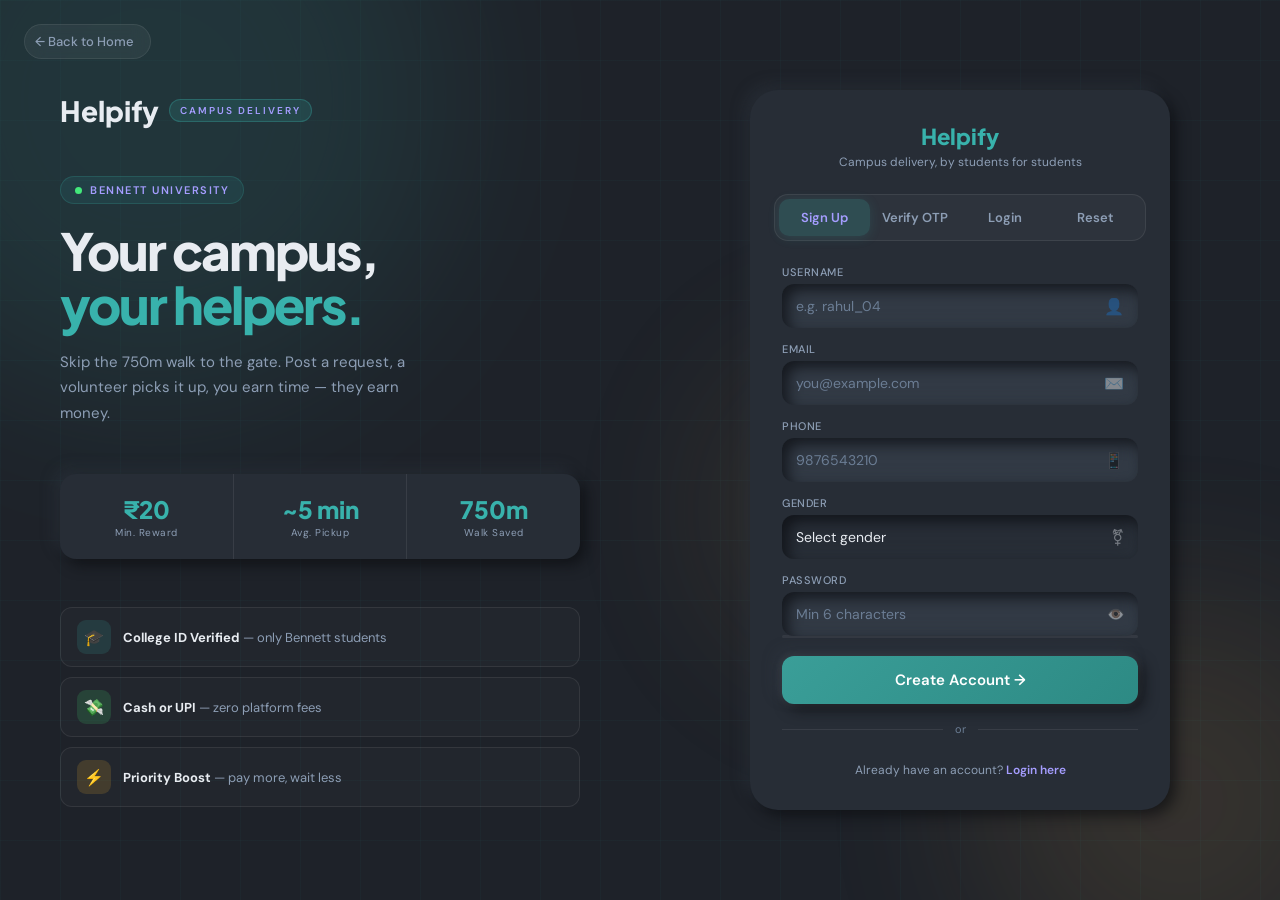
<file: login.html>
<!DOCTYPE html>
<html lang="en">

<head>
    <meta charset="UTF-8" />
    <meta name="viewport" content="width=device-width, initial-scale=1.0" />
    <title>Helpify — Login</title>
    <link rel="preconnect" href="https://fonts.googleapis.com" />
    <link
        href="https://fonts.googleapis.com/css2?family=DM+Sans:wght@400;500;700&family=Plus+Jakarta+Sans:wght@700;800;900&display=swap"
        rel="stylesheet" />
    <link href="css/login.css" rel="stylesheet" type="text/css" />
</head>

<body>

    <div class="orb orb1"></div>
    <div class="orb orb2"></div>
    <div class="orb orb3"></div>
    <div class="grid-bg"></div>

    <a href="index.html" class="back-home">← Back to Home</a>

    <div class="page-wrap">

        <!-- ── LEFT PANEL ── -->
        <div class="left-panel">
            <div class="brand">
                <div class="brand-logo">Helpify</div>
                <div class="brand-badge">Campus Delivery</div>
            </div>

            <div class="hero-section">
                <div class="hero-eyebrow"><span class="pulse-dot"></span> Bennett University</div>
                <h1 class="hero-title">Your campus,<br><span class="grad">your helpers.</span></h1>
                <p class="hero-sub">Skip the 750m walk to the gate. Post a request, a volunteer picks it up, you earn
                    time —
                    they earn money.</p>
            </div>

            <div class="stats-row">
                <div class="stat-block">
                    <div class="stat-num">₹20</div>
                    <div class="stat-lbl">Min. Reward</div>
                </div>
                <div class="stat-block">
                    <div class="stat-num">~5 min</div>
                    <div class="stat-lbl">Avg. Pickup</div>
                </div>
                <div class="stat-block">
                    <div class="stat-num">750m</div>
                    <div class="stat-lbl">Walk Saved</div>
                </div>
            </div>

            <div class="features-list">
                <div class="feature-item">
                    <div class="fi-icon" style="background:rgba(56, 178, 172,.15)">🎓</div>
                    <div class="fi-text"><strong>College ID Verified</strong> — only Bennett students</div>
                </div>
                <div class="feature-item">
                    <div class="fi-icon" style="background:rgba(67,233,123,.15)">💸</div>
                    <div class="fi-text"><strong>Cash or UPI</strong> — zero platform fees</div>
                </div>
                <div class="feature-item">
                    <div class="fi-icon" style="background:rgba(255,184,48,.15)">⚡</div>
                    <div class="fi-text"><strong>Priority Boost</strong> — pay more, wait less</div>
                </div>
            </div>
        </div>

        <!-- ── RIGHT PANEL ── -->
        <div class="right-panel">
            <div class="auth-card">
                <div class="card-header">
                    <div class="card-logo">Helpify</div>
                    <div class="card-tagline">Campus delivery, by students for students</div>
                </div>

                <div class="tab-row">
                    <button class="tab-btn active" data-tab="signup" onclick="switchTab('signup',this)">Sign Up</button>
                    <button class="tab-btn" data-tab="otp" onclick="switchTab('otp',this)">Verify OTP</button>
                    <button class="tab-btn" data-tab="login" onclick="switchTab('login',this)">Login</button>
                    <button class="tab-btn" data-tab="forgot" onclick="switchTab('forgot',this)">Reset</button>
                </div>

                <div class="card-body">
                    <div id="authMsg" class="auth-msg"></div>

                    <!-- SIGNUP -->
                    <div class="auth-panel active" id="panelSignup">
                        <form class="auth-form" onsubmit="handleSignup(event)">
                            <div class="field-wrap">
                                <label class="field-label">Username</label>
                                <div class="field-input-wrap">
                                    <input class="field-input" type="text" id="signupUsername"
                                        placeholder="e.g. rahul_04" required autocomplete="username" />
                                    <span class="field-icon">👤</span>
                                </div>
                            </div>
                            <div class="field-wrap">
                                <label class="field-label">Email</label>
                                <div class="field-input-wrap">
                                    <input class="field-input" type="email" id="signupEmail"
                                        placeholder="you@example.com" required autocomplete="email" />
                                    <span class="field-icon">✉️</span>
                                </div>
                            </div>
                            <div class="field-wrap">
                                <label class="field-label">Phone</label>
                                <div class="field-input-wrap">
                                    <input class="field-input" type="text" id="signupPhone" placeholder="9876543210"
                                        required minlength="10" maxlength="10" pattern="[0-9]{10}" autocomplete="tel" />
                                    <span class="field-icon">📱</span>
                                </div>
                            </div>
                            <div class="field-wrap">
                                <label class="field-label">Gender</label>
                                <div class="field-input-wrap">
                                    <select class="field-input" id="signupGender" required
                                        style="appearance: none; background-color: var(--card-bg); color: var(--text);">
                                        <option value="" disabled selected>Select gender</option>
                                        <option value="Male">Male</option>
                                        <option value="Female">Female</option>
                                    </select>
                                    <span class="field-icon">⚧</span>
                                </div>
                            </div>
                            <div class="field-wrap">
                                <label class="field-label">Password</label>
                                <div class="field-input-wrap">
                                    <input class="field-input" type="password" id="signupPassword"
                                        placeholder="Min 6 characters" required minlength="6"
                                        autocomplete="new-password" oninput="updateStrength(this.value)" />
                                    <span class="toggle-pw" onclick="togglePw('signupPassword',this)">👁️</span>
                                </div>
                                <div class="pw-strength">
                                    <div class="pw-strength-fill" id="strengthFill"></div>
                                </div>
                            </div>
                            <button type="submit" class="auth-submit signup-btn" id="signupBtn">Create Account
                                →</button>
                            <div class="auth-divider"><span>or</span></div>
                            <div class="helper-link">Already have an account? <a
                                    onclick="switchTab('login', document.querySelector('[data-tab=login]'))">Login
                                    here</a></div>
                        </form>
                    </div>

                    <!-- OTP -->
                    <div class="auth-panel" id="panelOtp">
                        <form class="auth-form" onsubmit="handleVerifyOtp(event)">
                            <div style="text-align:center;padding:8px 0 16px;">
                                <div style="font-size:36px;margin-bottom:8px;">📬</div>
                                <div style="font-size:14px;color:var(--text-muted);line-height:1.5">Check your inbox —
                                    we sent a 6-digit
                                    code to your email</div>
                            </div>
                            <div class="field-wrap">
                                <label class="field-label">Email</label>
                                <div class="field-input-wrap">
                                    <input class="field-input" type="email" id="otpEmail" placeholder="you@example.com"
                                        required autocomplete="email" />
                                    <span class="field-icon">✉️</span>
                                </div>
                            </div>
                            <div class="field-wrap">
                                <label class="field-label">OTP Code</label>
                                <div class="field-input-wrap">
                                    <input class="field-input" type="text" id="otpCode" placeholder="Enter 6-digit OTP"
                                        required maxlength="6" pattern="[0-9]{4,6}" autocomplete="one-time-code"
                                        style="letter-spacing: 6px; font-size: 18px; font-weight: 700; text-align: center;" />
                                </div>
                            </div>
                            <button type="submit" class="auth-submit verify-btn" id="verifyBtn">Verify Email →</button>
                            <div class="helper-link">Didn't get a code? <a
                                    onclick="switchTab('signup', document.querySelector('[data-tab=signup]'))">Sign up
                                    again</a></div>
                        </form>
                    </div>

                    <!-- LOGIN -->
                    <div class="auth-panel" id="panelLogin">
                        <form class="auth-form" onsubmit="handleLogin(event)">
                            <div class="field-wrap">
                                <label class="field-label">Email</label>
                                <div class="field-input-wrap">
                                    <input class="field-input" type="email" id="loginEmail"
                                        placeholder="you@example.com" required autocomplete="email" />
                                    <span class="field-icon">✉️</span>
                                </div>
                            </div>
                            <div class="field-wrap">
                                <label class="field-label">Password</label>
                                <div class="field-input-wrap">
                                    <input class="field-input" type="password" id="loginPassword"
                                        placeholder="Your password" required autocomplete="current-password" />
                                    <span class="toggle-pw" onclick="togglePw('loginPassword',this)">👁️</span>
                                </div>
                            </div>
                            <button type="submit" class="auth-submit login-btn" id="loginBtn">Login →</button>
                            <div class="helper-link">
                                <a onclick="switchTab('forgot', this)">Forgot Password?</a>
                            </div>
                            <div class="auth-divider"><span>or</span></div>
                            <div class="helper-link">Don't have an account? <a
                                    onclick="switchTab('signup', document.querySelector('[data-tab=signup]'))">Sign up
                                    here</a></div>
                        </form>
                    </div>
                    <div class="auth-panel" id="panelForgot">
                        <form class="auth-form" onsubmit="handleReset(event)">

                            <!-- EMAIL -->
                            <div class="field-wrap">
                                <label>Email</label>
                                <input class="field-input" type="email" id="fpEmail" required />
                            </div>

                            <!-- SEND OTP BUTTON -->
                            <button type="button" class="auth-submit" onclick="sendOtp()">
                                Send OTP →
                            </button>

                            <!-- OTP + PASSWORD (hidden initially) -->
                            <div id="resetFields" style="display:none; margin-top:15px;">

                                <div class="field-wrap">
                                    <label>OTP</label>
                                    <input class="field-input" type="text" id="fpOtp" />
                                </div>

                                <div class="field-wrap">
                                    <label>New Password</label>
                                    <input class="field-input" type="password" id="fpPassword" />
                                </div>

                                <button type="submit" class="auth-submit">
                                    Reset Password →
                                </button>
                            </div>

                        </form>
                    </div>

                </div>
            </div>
        </div>

    </div>

    <div class="toast" id="toast"></div>

    <script>


        // ── TAB SWITCHING ──
        function switchTab(tab, btn) {
            document.querySelectorAll('.tab-btn').forEach(t => t.classList.remove('active'));
            if (btn) btn.classList.add('active');
            document.querySelectorAll('.auth-panel').forEach(p => p.classList.remove('active'));
            const panel = document.getElementById('panel' + tab.charAt(0).toUpperCase() + tab.slice(1));
            if (panel) panel.classList.add('active');
            clearMsg();
        }

        // ── MESSAGES ──
        function showMsg(text, type) {
            const el = document.getElementById('authMsg');
            el.textContent = text; el.className = 'auth-msg ' + type;
        }
        function clearMsg() {
            const el = document.getElementById('authMsg');
            el.textContent = ''; el.className = 'auth-msg';
        }

        // ── LOADING STATE ──
        function setLoading(id, on) {
            const btn = document.getElementById(id);
            if (!btn) return;
            if (on) {
                btn.disabled = true;
                btn.dataset.orig = btn.innerHTML;
                btn.innerHTML = '<span class="spinner"></span> Please wait...';
            } else {
                btn.disabled = false;
                btn.innerHTML = btn.dataset.orig || btn.innerHTML;
            }
        }

        // ── PASSWORD TOGGLE ──
        function togglePw(id, icon) {
            const input = document.getElementById(id);
            if (input.type === 'password') { input.type = 'text'; icon.textContent = '🙈'; }
            else { input.type = 'password'; icon.textContent = '👁️'; }
        }

        // ── STRENGTH METER ──
        function updateStrength(val) {
            const fill = document.getElementById('strengthFill');
            let score = 0;
            if (val.length >= 6) score++;
            if (val.length >= 10) score++;
            if (/[A-Z]/.test(val)) score++;
            if (/[0-9]/.test(val)) score++;
            if (/[^A-Za-z0-9]/.test(val)) score++;
            const widths = [0, 20, 40, 65, 85, 100];
            const colors = ['', '#d4a052', '#d4a052', '#d4a052', '#43E97B', '#43E97B'];
            fill.style.width = widths[score] + '%';
            fill.style.background = colors[score];
        }

        // ── TOAST ──
        function showToast(msg) {
            const t = document.getElementById('toast');
            t.textContent = msg; t.classList.add('show');
            setTimeout(() => t.classList.remove('show'), 3200);
        }


    </script>
    <script src="./login.js"></script>
</body>

</html>
</file>
<file: css/login.css>
:root {
    --primary: #38b2ac;
    --primary-dark: #2d8a84;
    --accent: #d4a052;
    --accent2: #d4a052;
    --surface: #1e2229;
    --surface2: #272d36;
    --surface3: #323a45;
    --glass: rgba(255, 255, 255, 0.04);
    --glass-border: rgba(255, 255, 255, 0.08);
    --text: #e8ecf1;
    --text-muted: #8d9eb5;
    --text-dim: #6b7d94;
    --success: #38b2ac;
    --warning: #d4a052;
    --danger: #d4a052;
    --font-display: 'Plus Jakarta Sans', sans-serif;
    --font-body: 'DM Sans', sans-serif;
    --neo-shadow: 6px 6px 14px rgba(10, 12, 16, 0.65), -6px -6px 14px rgba(55, 63, 75, 0.35);
    --neo-inset: inset 4px 4px 10px rgba(10, 12, 16, 0.6), inset -4px -4px 10px rgba(55, 63, 75, 0.25);
    --neo-deep: inset 6px 6px 14px rgba(10, 12, 16, 0.7), inset -6px -6px 14px rgba(55, 63, 75, 0.2);
}

*,
*::before,
*::after {
    margin: 0;
    padding: 0;
    box-sizing: border-box;
}

html,
body {
    width: 100%;
    height: 100%;
    font-family: var(--font-body);
    background: var(--surface);
    color: var(--text);
    overflow: hidden;
}

/* ── NOISE OVERLAY ── */
body::before {
    content: '';
    position: fixed;
    inset: 0;
    background: var(--surface);
    pointer-events: none;
    z-index: 0;
}

/* ── ORBS ── */
.orb {
    position: fixed;
    border-radius: 50%;
    filter: blur(90px);
    opacity: .13;
    animation: floatOrb 10s ease-in-out infinite;
    pointer-events: none;
    z-index: 0;
}

.orb1 {
    width: 600px;
    height: 600px;
    background: var(--primary);
    top: -200px;
    left: -150px;
    animation-delay: 0s;
}

.orb2 {
    width: 400px;
    height: 400px;
    background: var(--accent);
    bottom: -100px;
    right: -100px;
    animation-delay: 4s;
}

.orb3 {
    width: 300px;
    height: 300px;
    background: var(--accent2);
    top: 40%;
    right: 20%;
    animation-delay: 7s;
}

@keyframes floatOrb {

    0%,
    100% {
        transform: translate(0, 0);
    }

    50% {
        transform: translate(30px, -30px);
    }
}

/* ── GRID LINES ── */
.grid-bg {
    position: fixed;
    inset: 0;
    z-index: 0;
    pointer-events: none;
    background-image:
        linear-gradient(rgba(56, 178, 172, .04) 1px, transparent 1px),
        linear-gradient(90deg, rgba(56, 178, 172, .04) 1px, transparent 1px);
    background-size: 60px 60px;
}

/* ── LAYOUT ── */
.page-wrap {
    position: relative;
    z-index: 1;
    display: grid;
    grid-template-columns: 1fr 1fr;
    height: 100vh;
    width: 100%;
}

/* ── LEFT PANEL ── */
.left-panel {
    display: flex;
    flex-direction: column;
    justify-content: center;
    padding: 60px;
    gap: 48px;
    position: relative;
    overflow: hidden;
}

.left-panel::after {
    display: none;
}

.brand {
    display: flex;
    align-items: center;
    gap: 10px;
    animation: fadeSlideIn .6s ease both;
}

.brand-logo {
    font-family: var(--font-display);
    font-size: 28px;
    font-weight: 800;
    color: var(--text);
}

.brand-badge {
    font-size: 10px;
    font-weight: 600;
    letter-spacing: 2px;
    text-transform: uppercase;
    background: rgba(56, 178, 172, .15);
    border: 1px solid rgba(56, 178, 172, .3);
    color: #A59DFF;
    padding: 4px 10px;
    border-radius: 100px;
}

.hero-section {
    animation: fadeSlideIn .6s .1s ease both;
}

.hero-eyebrow {
    display: inline-flex;
    align-items: center;
    gap: 8px;
    background: rgba(56, 178, 172, .1);
    border: 1px solid rgba(56, 178, 172, .2);
    color: #A59DFF;
    padding: 6px 14px;
    border-radius: 100px;
    font-size: 11px;
    font-weight: 600;
    letter-spacing: 1.5px;
    text-transform: uppercase;
    margin-bottom: 20px;
}

.pulse-dot {
    width: 7px;
    height: 7px;
    background: #43E97B;
    border-radius: 50%;
    animation: pulseDot 2s ease-in-out infinite;
}

@keyframes pulseDot {

    0%,
    100% {
        opacity: 1;
        transform: scale(1);
    }

    50% {
        opacity: .4;
        transform: scale(.7);
    }
}

.hero-title {
    font-family: var(--font-display);
    font-size: clamp(36px, 4vw, 58px);
    font-weight: 800;
    line-height: 1.05;
    letter-spacing: -2px;
    margin-bottom: 18px;
}

.hero-title .grad {
    color: var(--primary);
}

.hero-sub {
    font-size: 15px;
    color: var(--text-muted);
    line-height: 1.7;
    max-width: 380px;
}

/* STATS ROW */
.stats-row {
    display: flex;
    gap: 0;
    background: var(--surface2);
    box-shadow: var(--neo-shadow);
    border-radius: 16px;
    overflow: hidden;
    animation: fadeSlideIn .6s .2s ease both;
}

.stat-block {
    flex: 1;
    padding: 20px 16px;
    text-align: center;
    border-right: 1px solid var(--glass-border);
    transition: background .2s;
}

.stat-block:last-child {
    border-right: none;
}

.stat-block:hover {
    background: var(--glass);
}

.stat-num {
    font-family: var(--font-display);
    font-size: 24px;
    font-weight: 800;
    color: var(--primary);
}

.stat-lbl {
    font-size: 10px;
    color: var(--text-muted);
    margin-top: 2px;
    letter-spacing: .5px;
}

/* FEATURES LIST */
.features-list {
    display: flex;
    flex-direction: column;
    gap: 10px;
    animation: fadeSlideIn .6s .3s ease both;
}

.feature-item {
    display: flex;
    align-items: center;
    gap: 12px;
    padding: 12px 16px;
    border-radius: 12px;
    background: rgba(255, 255, 255, .02);
    border: 1px solid var(--glass-border);
    transition: all .25s;
}

.feature-item:hover {
    background: rgba(56, 178, 172, .06);
    border-color: rgba(56, 178, 172, .2);
}

.fi-icon {
    width: 34px;
    height: 34px;
    border-radius: 9px;
    display: flex;
    align-items: center;
    justify-content: center;
    font-size: 16px;
    flex-shrink: 0;
}

.fi-text {
    font-size: 13px;
    color: var(--text-muted);
}

.fi-text strong {
    color: var(--text);
}

/* ── RIGHT PANEL ── */
.right-panel {
    display: flex;
    align-items: center;
    justify-content: center;
    padding: 40px;
    overflow-y: auto;
}

.auth-card {
    width: 100%;
    max-width: 420px;
    background: var(--surface2);
    border-radius: 28px;
    box-shadow: var(--neo-shadow);
    animation: cardIn .6s .1s cubic-bezier(.34, 1.56, .64, 1) both;
    overflow: hidden;
}

@keyframes cardIn {
    from {
        opacity: 0;
        transform: scale(.93) translateY(20px);
    }

    to {
        opacity: 1;
        transform: scale(1) translateY(0);
    }
}

.card-header {
    padding: 32px 32px 0;
    text-align: center;
}

.card-logo {
    font-family: var(--font-display);
    font-size: 22px;
    font-weight: 800;
    color: var(--primary);
    margin-bottom: 4px;
}

.card-tagline {
    font-size: 12px;
    color: var(--text-muted);
}

/* TABS */
.tab-row {
    display: flex;
    gap: 0;
    margin: 24px 24px 0;
    background: rgba(255, 255, 255, .03);
    border-radius: 14px;
    padding: 4px;
    border: 1px solid var(--glass-border);
}

.tab-btn {
    flex: 1;
    padding: 10px 0;
    border-radius: 10px;
    font-family: var(--font-body);
    font-size: 13px;
    font-weight: 600;
    color: var(--text-muted);
    cursor: pointer;
    border: none;
    background: none;
    transition: all .25s;
}

.tab-btn.active {
    background: rgba(56, 178, 172, .2);
    color: #A59DFF;
    box-shadow: 0 2px 12px rgba(56, 178, 172, .15);
}

.tab-btn:hover:not(.active) {
    color: var(--text);
    background: rgba(255, 255, 255, .03);
}

/* PANELS */
.card-body {
    padding: 24px 32px 32px;
}

.auth-panel {
    display: none;
    animation: panelIn .3s ease;
}

.auth-panel.active {
    display: block;
}

@keyframes panelIn {
    from {
        opacity: 0;
        transform: translateX(8px);
    }

    to {
        opacity: 1;
        transform: translateX(0);
    }
}

/* MSG */
.auth-msg {
    padding: 10px 14px;
    border-radius: 10px;
    font-size: 13px;
    font-weight: 500;
    text-align: center;
    margin-bottom: 16px;
    display: none;
    animation: msgIn .3s ease;
}

@keyframes msgIn {
    from {
        opacity: 0;
        transform: translateY(-6px);
    }

    to {
        opacity: 1;
        transform: translateY(0);
    }
}

.auth-msg.success {
    display: block;
    background: rgba(67, 233, 123, .12);
    border: 1px solid rgba(67, 233, 123, .25);
    color: var(--success);
}

.auth-msg.error {
    display: block;
    background: rgba(212, 160, 82, .12);
    border: 1px solid rgba(212, 160, 82, .25);
    color: var(--danger);
}

/* FORM */
.auth-form {
    display: flex;
    flex-direction: column;
    gap: 14px;
}

.field-wrap {
    display: flex;
    flex-direction: column;
    gap: 5px;
}

.field-label {
    font-size: 11px;
    color: var(--text-muted);
    font-weight: 500;
    text-transform: uppercase;
    letter-spacing: .5px;
}

.field-input-wrap {
    position: relative;
}

.field-input {
    width: 100%;
    background: var(--surface3);
    box-shadow: var(--neo-deep);
    border: none;
    color: var(--text);
    border-radius: 12px;
    padding: 13px 44px 13px 14px;
    font-size: 14px;
    font-family: var(--font-body);
    outline: none;
    transition: box-shadow .2s, background .2s;
}

.field-input:focus {
    box-shadow: inset 2px 2px 5px rgba(0,0,0,0.8), 0 0 0 2px var(--primary);
}

.field-input::placeholder {
    color: var(--text-dim);
}

.field-icon {
    position: absolute;
    right: 14px;
    top: 50%;
    transform: translateY(-50%);
    font-size: 16px;
    opacity: .4;
    pointer-events: none;
    transition: opacity .2s;
}

.field-input:focus~.field-icon {
    opacity: .7;
}

.toggle-pw {
    position: absolute;
    right: 14px;
    top: 50%;
    transform: translateY(-50%);
    cursor: pointer;
    opacity: .45;
    font-size: 14px;
    transition: opacity .2s;
}

.toggle-pw:hover {
    opacity: .8;
}

/* STRENGTH BAR */
.pw-strength {
    height: 3px;
    border-radius: 4px;
    background: rgba(255, 255, 255, .06);
    overflow: hidden;
    margin-top: -6px;
}

.pw-strength-fill {
    height: 100%;
    border-radius: 4px;
    width: 0;
    transition: width .3s ease, background .3s ease;
}

/* SUBMIT BUTTON */
.auth-submit {
    width: 100%;
    padding: 14px;
    border-radius: 12px;
    font-family: var(--font-body);
    font-size: 15px;
    font-weight: 600;
    cursor: pointer;
    border: none;
    display: flex;
    align-items: center;
    justify-content: center;
    gap: 8px;
    margin-top: 4px;
    transition: all .25s;
    position: relative;
    overflow: hidden;
}

.auth-submit::before {
    content: '';
    position: absolute;
    inset: 0;
    background: rgba(255, 255, 255, .1);
    opacity: 0;
    transition: opacity .2s;
}

.auth-submit:hover::before {
    opacity: 1;
}

.auth-submit:hover {
    transform: translateY(-2px);
    box-shadow: 0 0 15px rgba(255, 255, 255, 0.2), inset 2px 2px 5px rgba(0,0,0,0.2);
}

.auth-submit:active {
    transform: translateY(0);
}

.auth-submit:disabled {
    opacity: .6;
    cursor: not-allowed;
    transform: none;
    box-shadow: none;
}

.auth-submit:disabled::before {
    opacity: 0;
}

.signup-btn, .verify-btn, .login-btn {
    background: linear-gradient(135deg, #3a9e98, #2d8a84);
    box-shadow: 0 0 10px rgba(255, 255, 255, 0.1), var(--neo-shadow);
    color: white;
}

.spinner {
    width: 18px;
    height: 18px;
    border: 2px solid rgba(255, 255, 255, .3);
    border-top-color: white;
    border-radius: 50%;
    animation: spin .6s linear infinite;
}

@keyframes spin {
    to {
        transform: rotate(360deg);
    }
}

/* DIVIDER */
.auth-divider {
    display: flex;
    align-items: center;
    gap: 12px;
    margin: 4px 0;
}

.auth-divider::before,
.auth-divider::after {
    content: '';
    flex: 1;
    height: 1px;
    background: var(--glass-border);
}

.auth-divider span {
    font-size: 11px;
    color: var(--text-dim);
}

/* HELPER LINK */
.helper-link {
    text-align: center;
    font-size: 12px;
    color: var(--text-muted);
    margin-top: 8px;
}

.helper-link a {
    color: #A59DFF;
    font-weight: 600;
    cursor: pointer;
    text-decoration: none;
    transition: color .2s;
}

.helper-link a:hover {
    color: white;
}

/* BACK TO HOME */
.back-home {
    display: inline-flex;
    align-items: center;
    gap: 7px;
    position: fixed;
    top: 24px;
    left: 24px;
    z-index: 100;
    background: rgba(255, 255, 255, .05);
    border: 1px solid var(--glass-border);
    color: var(--text-muted);
    padding: 8px 16px 8px 10px;
    border-radius: 100px;
    font-size: 13px;
    font-weight: 500;
    cursor: pointer;
    text-decoration: none;
    transition: all .2s;
    backdrop-filter: blur(10px);
}

.back-home:hover {
    background: rgba(255, 255, 255, .09);
    color: var(--text);
}

/* ANIMATIONS */
@keyframes fadeSlideIn {
    from {
        opacity: 0;
        transform: translateY(16px);
    }

    to {
        opacity: 1;
        transform: translateY(0);
    }
}

/* TOAST */
.toast {
    position: fixed;
    bottom: 28px;
    left: 50%;
    transform: translateX(-50%) translateY(120px);
    background: rgba(28, 28, 53, .95);
    border: 1px solid rgba(56, 178, 172, .3);
    color: var(--text);
    padding: 13px 26px;
    border-radius: 100px;
    font-size: 14px;
    font-weight: 600;
    z-index: 9999;
    transition: transform .4s cubic-bezier(.34, 1.56, .64, 1);
    backdrop-filter: blur(20px);
    white-space: nowrap;
}

.toast.show {
    transform: translateX(-50%) translateY(0);
}

/* ── RESPONSIVE ── */
@media (max-width: 900px) {
    .page-wrap {
        grid-template-columns: 1fr;
    }

    .left-panel {
        display: none;
    }

    .right-panel {
        padding: 80px 20px 24px; /* increased top padding to clear back button */
        height: 100vh;
        overflow-y: auto;
    }

    body {
        overflow-y: auto;
    }

    html,
    body {
        height: auto;
        min-height: 100%;
    }
}

@media (max-width: 600px) {
    .right-panel {
        padding: 70px 12px 20px;
    }

    .auth-card {
        border-radius: 20px;
    }

    .card-header {
        padding: 24px 20px 0;
    }

    .card-body {
        padding: 20px 20px 28px;
    }

    .tab-row {
        flex-direction: column;
        margin: 20px 20px 0;
        background: transparent;
        border: none;
        padding: 0;
        gap: 6px;
    }

    .tab-btn {
        background: rgba(255, 255, 255, .03);
        border: 1px solid var(--glass-border);
        border-radius: 10px;
    }
}
</file>
